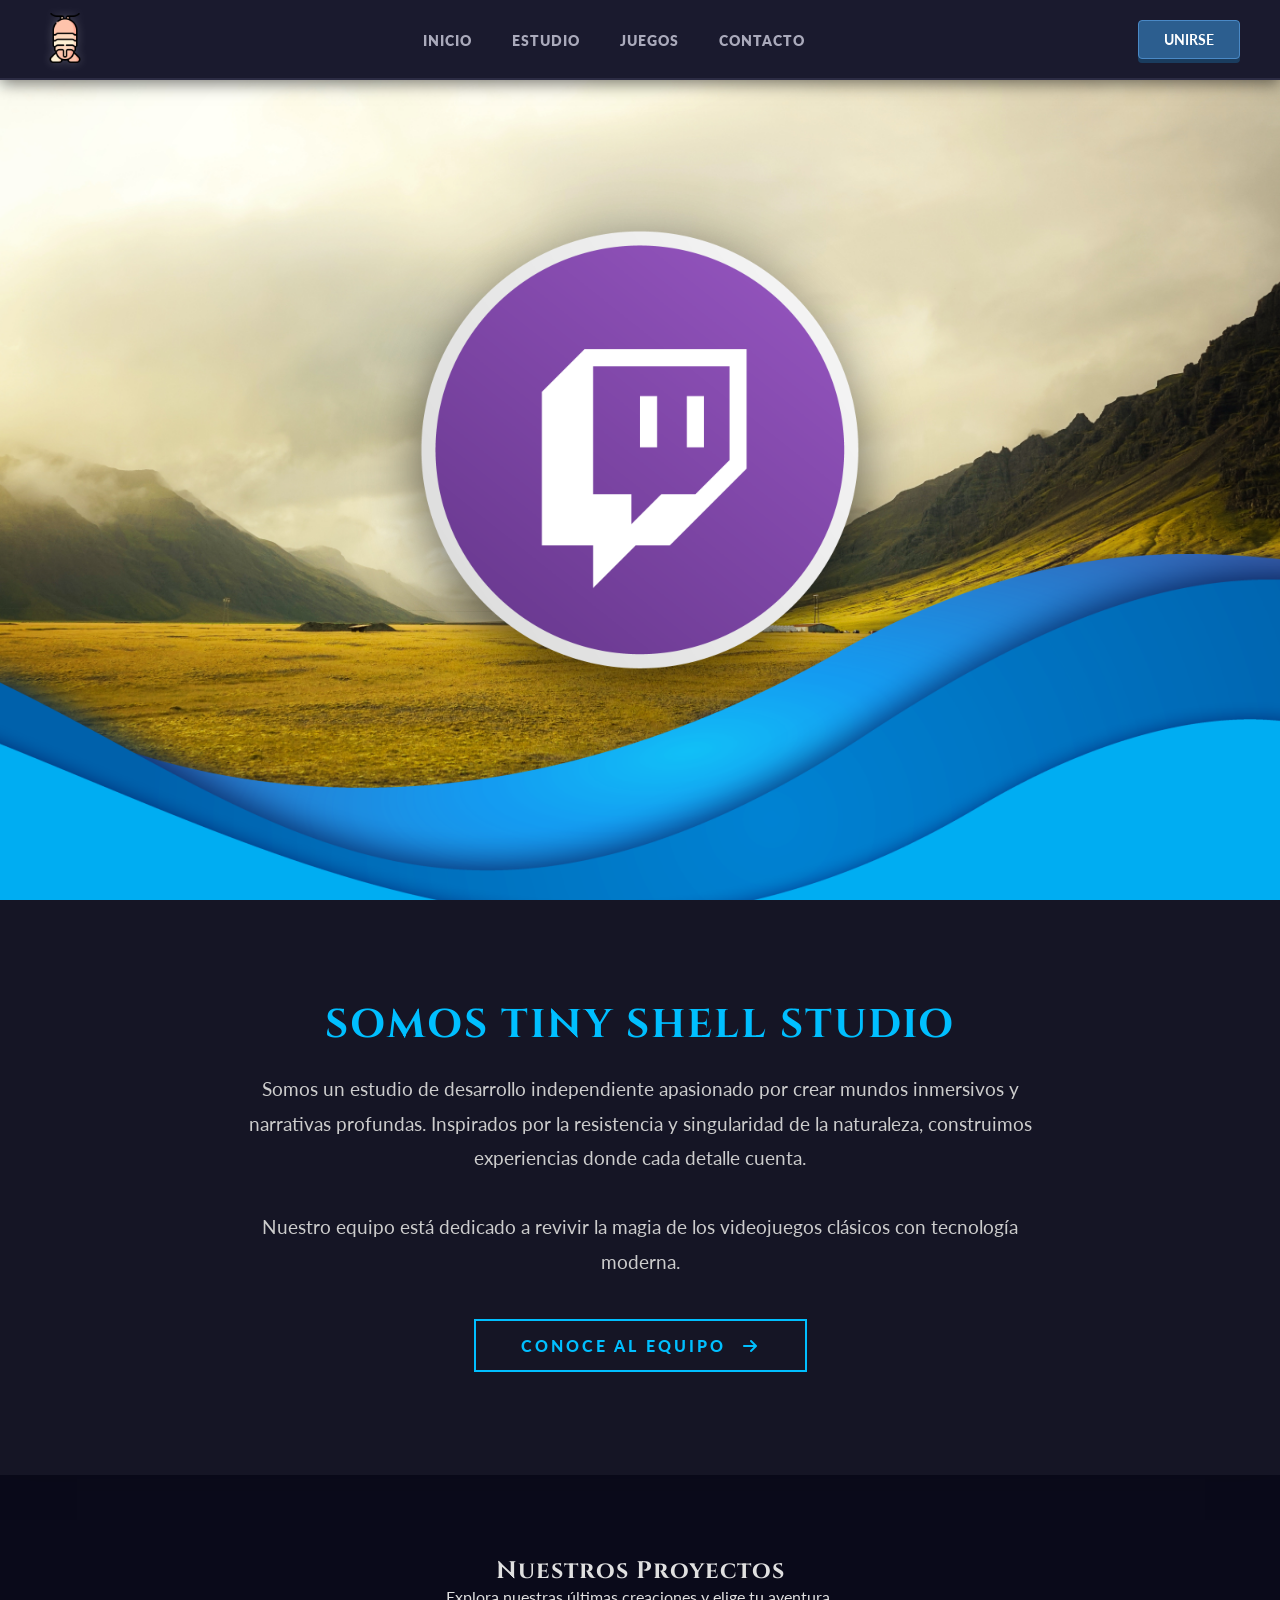
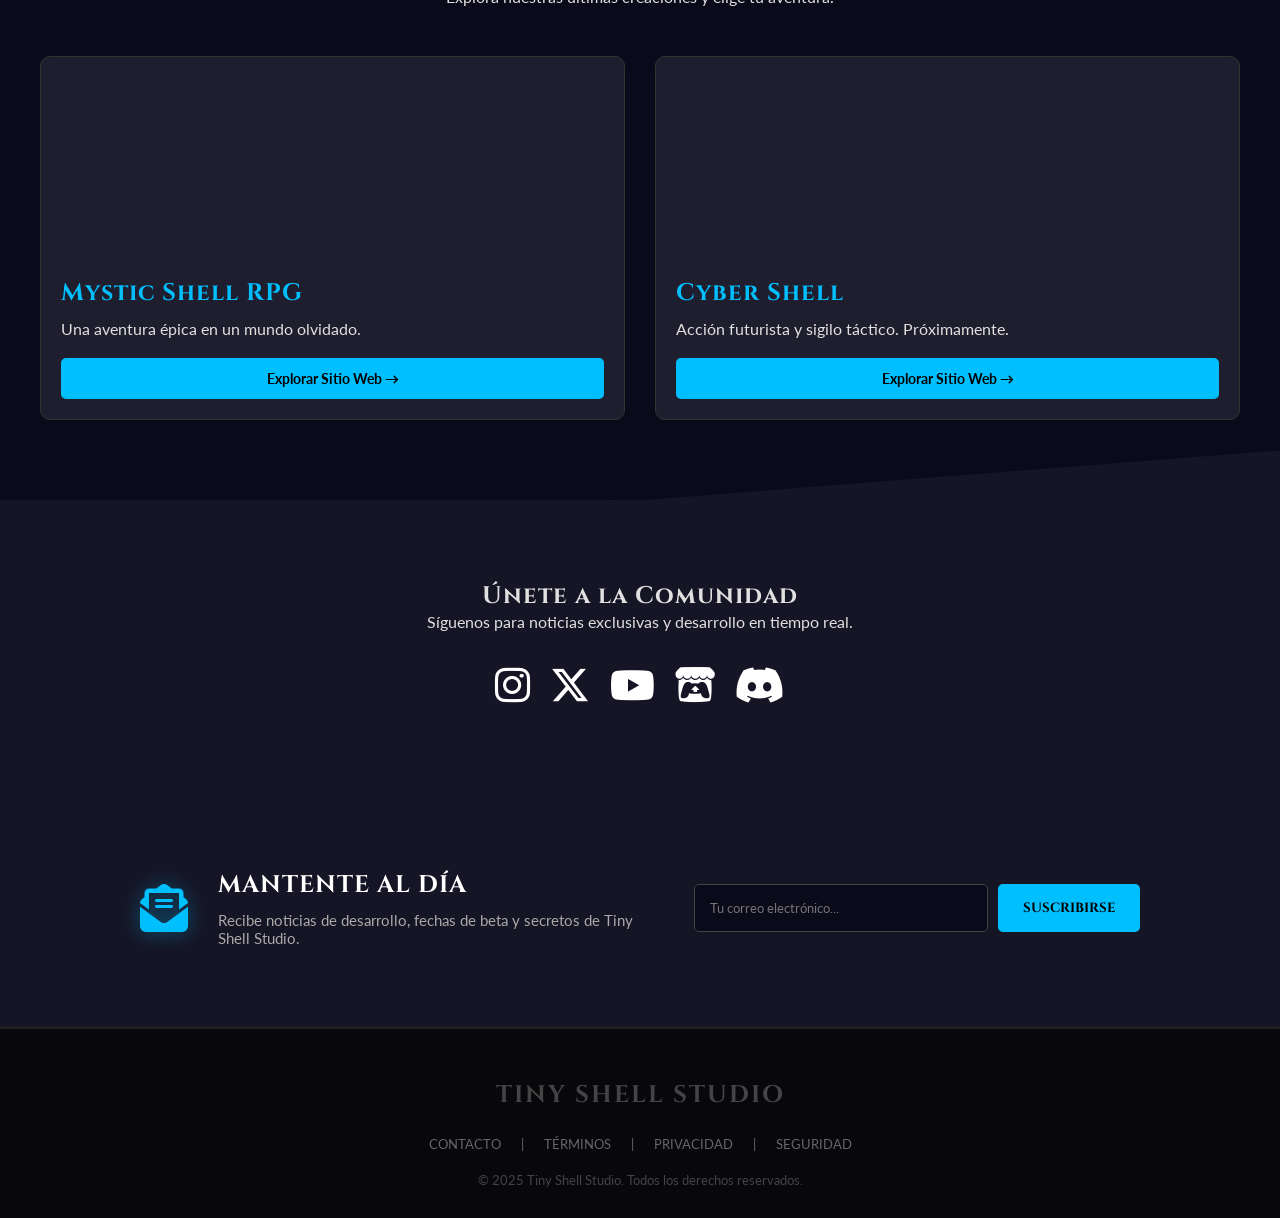
<file: index.html>
<!DOCTYPE html>
<html lang="es">
<head>
    <meta charset="UTF-8">
    <meta name="viewport" content="width=device-width, initial-scale=1.0">
    <title>Tiny Shell Studio</title>
    
    <meta name="description" content="Tiny Shell Studio: Un estudio indie creando mundos inmersivos. Descubre Mystic Shell y Cyber Shell.">
    <meta name="author" content="Tiny Shell Studio">

    <meta property="og:type" content="website">
    <meta property="og:title" content="Tiny Shell Studio - Creamos Mundos">
    <meta property="og:description" content="Únete a la comunidad y descubre nuestros próximos lanzamientos RPG y Cyberpunk.">
    <meta property="og:url" content="https://tinyshellstudio.github.io/"> 
    <meta property="og:image" content="https://tinyshellstudio.github.io/Assets/social-preview.jpg">

    <meta name="twitter:card" content="summary_large_image">
    <meta name="twitter:title" content="Tiny Shell Studio">
    <meta name="twitter:description" content="Desarrollo de videojuegos indie. Creamos mundos, vivimos historias.">
    <meta name="twitter:image" content="https://tinyshellstudio.github.io/Assets/social-preview.jpg">

    <link rel="stylesheet" href="Css/style.css">
    <link rel="icon" type="image/png" href="Assets/favicon.png?v=2">
    
    <link rel="preconnect" href="https://fonts.googleapis.com">
    <link rel="preconnect" href="https://fonts.gstatic.com" crossorigin>
    <link href="https://fonts.googleapis.com/css2?family=Cinzel:wght@700&family=Lato:wght@400;700&display=swap" rel="stylesheet">
    <link rel="stylesheet" href="https://cdnjs.cloudflare.com/ajax/libs/font-awesome/6.4.2/css/all.min.css">
</head>

<body class="hub-page">

    <div id="preloader">
        <div class="dust"></div>
        <div class="loader-content">
            <img src="Assets/isopod-icon.png" alt="Cargando..." class="loader-icon">
            <h2 class="loader-text">CARGANDO MUNDO...</h2>
        </div>
    </div>

    <header>
        <nav class="navbar">
            <div class="logo-container">
                <a href="#inicio">
                    <img src="Assets/isopod-icon.png" alt="Tiny Shell Studio" class="nav-icon">
                </a>
            </div>
            
            <ul class="nav-links">
                <li><a href="#inicio">Inicio</a></li>
                <li><a href="#about">Estudio</a></li>
                <li><a href="#juegos">Juegos</a></li>
                <li><a href="#contacto">Contacto</a></li>
            </ul>

            <div class="cta-container">
                <a href="https://discord.gg/GHWtuVbFzs" target="_blank" class="join-btn">UNIRSE</a>
            </div>

            <div class="menu-toggle" id="mobile-menu">
                <span class="bar"></span>
                <span class="bar"></span>
                <span class="bar"></span>
            </div>
        </nav>
    </header>

    <main>
        <section id="inicio" class="hero-layered">
            <div class="layer-bg" style="background-image: url('Assets/hub-bg.jpg');"></div>
            
            <img src="Assets/hub-logo.png" alt="Tiny Shell Studio Logo" class="layer-logo reveal">
            
            <div class="layer-ground" style="background-image: url('Assets/hub-ground.png');"></div>
        </section>

        <section id="about" class="about-section">
            <div class="about-container reveal">
                <h2 class="about-title">SOMOS TINY SHELL STUDIO</h2>
                <p class="about-text">
                    Somos un estudio de desarrollo independiente apasionado por crear mundos inmersivos y narrativas profundas. 
                    Inspirados por la resistencia y singularidad de la naturaleza, construimos experiencias donde cada detalle cuenta.
                    <br><br>
                    Nuestro equipo está dedicado a revivir la magia de los videojuegos clásicos con tecnología moderna.
                </p>
                
                <a href="Equipo/equipo.html" class="btn-premium">
                    CONOCE AL EQUIPO <i class="fa-solid fa-arrow-right"></i>
                </a>
                
            </div>
        </section>

        <section id="juegos" class="content-section dark-bg">
            <div class="container reveal">
                <h2>Nuestros Proyectos</h2>
                <p>Explora nuestras últimas creaciones y elige tu aventura.</p>
                
                <div class="games-grid">
                    <div class="game-card">
                        <div class="card-image" style="background-image: url('https://images.unsplash.com/photo-1511447333015-45b65e60f6d5?q=80&w=1920&auto=format&fit=crop');"></div>
                        <div class="card-content">
                            <h3>Mystic Shell RPG</h3>
                            <p>Una aventura épica en un mundo olvidado.</p>
                            <div class="card-actions">
                                <a href="Juegos/MysticShell/index.html" class="store-btn free">Explorar Sitio Web &rarr;</a>
                            </div>
                        </div>
                    </div>

                    <div class="game-card">
                        <div class="card-image" style="background-image: url('https://images.unsplash.com/photo-1511447333015-45b65e60f6d5?q=80&w=1920&auto=format&fit=crop');"></div>
                        <div class="card-content">
                            <h3>Cyber Shell</h3>
                            <p>Acción futurista y sigilo táctico. Próximamente.</p>
                            <div class="card-actions">
                                <a href="Juegos/CyberShell/index.html" class="store-btn free">Explorar Sitio Web &rarr;</a>
                            </div>
                        </div>
                    </div>
                </div>
            </div>
        </section>

        <section id="contacto" class="content-section">
            <div class="container reveal">
                <h2>Únete a la Comunidad</h2>
                <p>Síguenos para noticias exclusivas y desarrollo en tiempo real.</p>
                
                <div class="social-links">
                    <a href="https://www.instagram.com/tiny.shell.studio?igsh=MXJsM2pxejR5ajBmYg==" target="_blank" class="social-icon insta"><i class="fa-brands fa-instagram"></i></a>
                    <a href="https://x.com/TinyShellStudio?t=Qo8eZU-HKHLTpMadju-T9w&s=09" target="_blank" class="social-icon x-twitter"><i class="fa-brands fa-x-twitter"></i></a>
                    <a href="https://www.youtube.com/@TinyShellStudio" target="_blank" class="social-icon youtube"><i class="fa-brands fa-youtube"></i></a>
                    <a href="https://tinyshellstudio.itch.io/" target="_blank" class="social-icon itch"><i class="fa-brands fa-itch-io"></i></a>
                    <a href="https://discord.gg/GHWtuVbFzs" target="_blank" class="social-icon discord"><i class="fa-brands fa-discord"></i></a>
                </div>
            </div>
        </section>

        <section class="newsletter-section">
            <div class="container reveal">
                <div class="newsletter-box">
                    <div class="newsletter-icon">
                        <i class="fa-solid fa-envelope-open-text"></i>
                    </div>
                    <div class="newsletter-content">
                        <h3>MANTENTE AL DÍA</h3>
                        <p>Recibe noticias de desarrollo, fechas de beta y secretos de Tiny Shell Studio.</p>
                    </div>
                    
                    <form class="newsletter-form" id="newsletter-form">
                        <input type="hidden" name="_subject" value="🐌 ¡Nuevo Recluta en la Colmena!">
                        <input type="hidden" name="_template" value="table">
                        <input type="hidden" name="_captcha" value="false">

                        <input type="email" name="email" placeholder="Tu correo electrónico..." required id="newsletter-email">
                        <button type="submit">SUSCRIBIRSE</button>
                    </form>
                </div>
            </div>
        </section>

    </main>

    <footer>
        <div class="footer-socials">
            <a href="https://www.youtube.com/@TinyShellStudio" target="_blank" class="social-circle"><i class="fa-brands fa-youtube"></i></a>
            <a href="https://x.com/TinyShellStudio" target="_blank" class="social-circle"><i class="fa-brands fa-x-twitter"></i></a>
            <a href="https://www.instagram.com/tiny.shell.studio" target="_blank" class="social-circle"><i class="fa-brands fa-instagram"></i></a>
            <a href="https://discord.gg/GHWtuVbFzs" target="_blank" class="social-circle"><i class="fa-brands fa-discord"></i></a>
        </div>
        <div class="footer-logo">
            <h2 style="color:#444; letter-spacing: 2px;">TINY SHELL STUDIO</h2>
        </div>
        <div class="footer-links">
            <a href="mailto:contact.tinyshellstudio@gmail.com">Contacto</a> | <a href="Legal/terminos.html">Términos</a> | <a href="Legal/privacidad.html">Privacidad</a> | <a href="Legal/seguridad.html">Seguridad</a>
        </div>
        <p class="copyright">© 2025 Tiny Shell Studio. Todos los derechos reservados.</p>
    </footer>

    <div id="success-modal" class="modal">
        <div class="modal-content">
            <span class="close-modal">&times;</span>
            <i class="fa-solid fa-circle-check modal-icon"></i>
            <h2>¡BIENVENIDO A LA COLMENA!</h2>
            <p>Has sido suscrito exitosamente. Pronto recibirás noticias y secretos del desarrollo.</p>
        </div>
    </div>

    <div id="newsModal" class="modal">
        <div class="news-modal-content">
            <span class="close-btn" onclick="closeNewsModal()">&times;</span>
            <div id="modalImage" class="modal-header-image"></div>
            <div class="modal-body-scroll">
                <span id="modalDate" class="modal-date-tag"></span>
                <h2 id="modalTitle"></h2>
                <p id="modalText" class="modal-text-body"></p>
            </div>
        </div>
    </div>

    <script src="JS/script.js"></script>
</body>
</html>
</file>
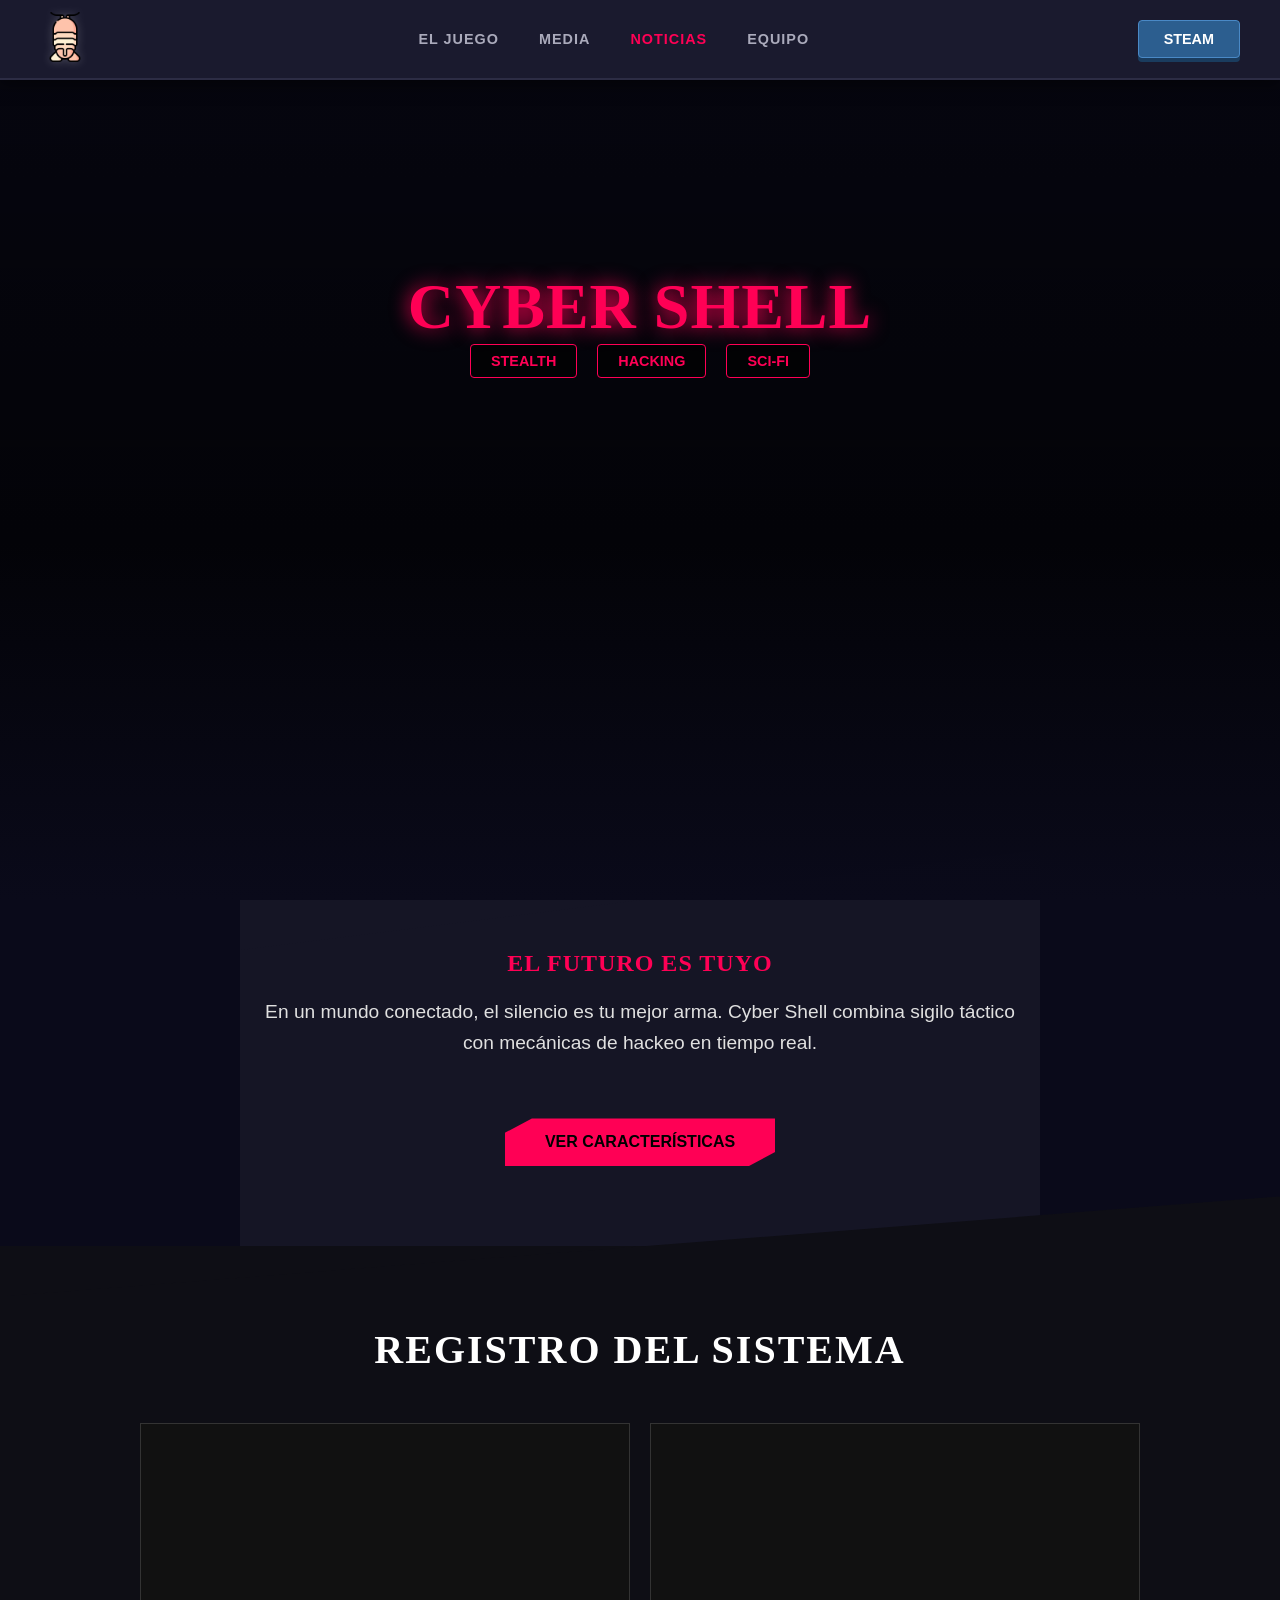
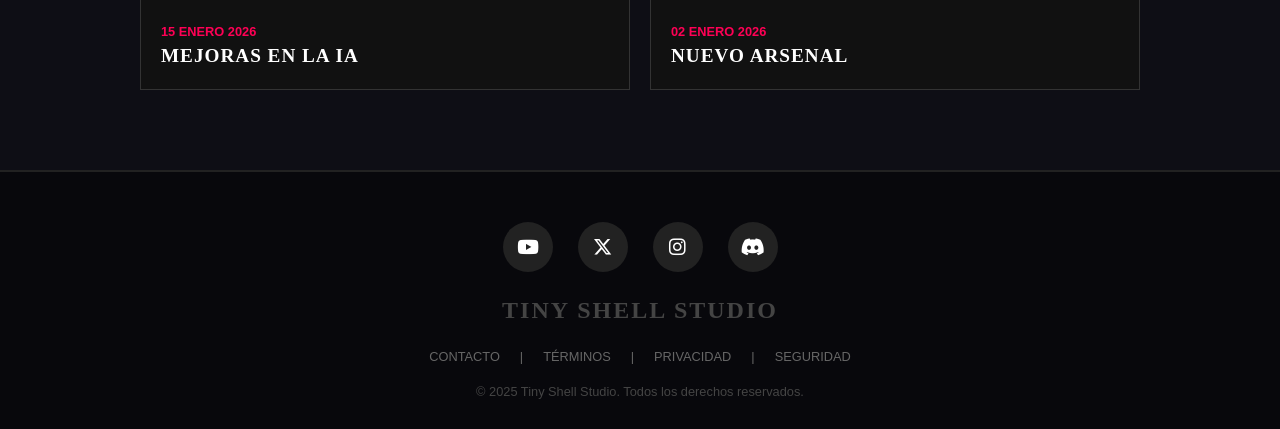
<file: Juegos/CyberShell/index.html>
<!DOCTYPE html>
<html lang="es">
<head>
    <meta charset="UTF-8">
    <meta name="viewport" content="width=device-width, initial-scale=1.0">
    <title>Cyber Shell - Inicio</title>
    
    <link rel="stylesheet" href="../../Css/style.css">
    <link rel="icon" type="image/png" href="../../Assets/favicon.png?v=2">
    <link rel="stylesheet" href="https://cdnjs.cloudflare.com/ajax/libs/font-awesome/6.4.2/css/all.min.css">
</head>
<body>

<div id="preloader">
    <div class="dust"></div>
    <div class="loader-content">
        <img src="../../Assets/isopod-icon.png" alt="Cargando..." class="loader-icon">
        <h2 class="loader-text">CARGANDO MUNDO...</h2>
    </div>
</div>


    <header>
        <nav class="navbar">
            <div class="logo-container">
                <a href="../../index.html">
                    <img src="../../Assets/isopod-icon.png" alt="Tiny Shell Studio" class="nav-icon">
                </a>
            </div>
            
            <ul class="nav-links">
                <li><a href="info.html">EL JUEGO</a></li>
                <li><a href="media.html">MEDIA</a></li> 
                <li><a href="#blog" style="color:#ff0055; font-weight:bold;">NOTICIAS</a></li> 
                <li><a href="../../Equipo/equipo.html">EQUIPO</a></li>
            </ul>

            <div class="cta-container">
                <a href="#" target="_blank" class="join-btn">STEAM</a>
            </div>

            <div class="menu-toggle" id="mobile-menu">
                <span class="bar"></span><span class="bar"></span><span class="bar"></span>
            </div>
        </nav>
    </header>

    <main>
        <section class="hero-layered">
            
            <div class="scroll-fade-overlay"></div>

            <div class="layer-bg" style="background-image: url('https://images.unsplash.com/photo-1555680202-c35005a71661?q=80&w=1920&auto=format&fit=crop');"></div>

            <div class="hero-content-layered reveal" style="position: absolute; top: 30%; width: 100%; z-index: 5; text-align: center;">
                <h1 style="color:#ff0055; font-size: 4rem; text-shadow: 0 0 20px #ff0055;">CYBER SHELL</h1>
                <div class="hero-tags" style="display: flex; justify-content: center; gap: 10px;">
                    <span style="border-color:#ff0055; color:#ff0055;">STEALTH</span>
                    <span style="border-color:#ff0055; color:#ff0055;">HACKING</span>
                    <span style="border-color:#ff0055; color:#ff0055;">SCI-FI</span>
                </div>
            </div>
        </section>

        <section class="content-section" style="text-align:center; max-width:800px; margin:0 auto; padding-top: 50px;">
            <div class="reveal">
                <h2 style="color:#ff0055; margin-bottom:20px;">EL FUTURO ES TUYO</h2>
                <p style="font-size:1.2rem; line-height:1.6; margin-bottom: 30px;">
                    En un mundo conectado, el silencio es tu mejor arma. Cyber Shell combina 
                    sigilo táctico con mecánicas de hackeo en tiempo real.
                </p>
                <a href="info.html" class="cta-button" style="background-color: #ff0055; clip-path: polygon(10% 0, 100% 0, 100% 70%, 90% 100%, 0 100%, 0 30%);">VER CARACTERÍSTICAS</a>
            </div>
        </section>

        <section id="blog" class="content-section" style="background:#0e0e15;">
            <h2 class="section-title">REGISTRO DEL SISTEMA</h2>
            <div class="news-container reveal">
                
                <div class="news-card" onclick="openNewsModal(this)"
                     data-title="Devlog #1: IA Enemiga" data-date="15 ENE 2026"
                     data-image="https://via.placeholder.com/600x300?text=Enemy+AI"
                     data-content="<p>Mejoras en drones.</p>">
                    <div class="news-thumb" style="background-image: url('https://via.placeholder.com/400x250/330011/fff?text=Devlog+1');"></div>
                    <div class="news-body">
                        <span class="news-date" style="color:#ff0055;">15 ENERO 2026</span>
                        <h3>MEJORAS EN LA IA</h3>
                    </div>
                </div>

                <div class="news-card" onclick="openNewsModal(this)"
                     data-title="Nuevo Arsenal" data-date="02 ENE 2026"
                     data-image="https://via.placeholder.com/600x300?text=Armas"
                     data-content="<p>Nuevas armas disponibles.</p>">
                    <div class="news-thumb" style="background-image: url('https://via.placeholder.com/400x250/001133/fff?text=Armas');"></div>
                    <div class="news-body">
                        <span class="news-date" style="color:#ff0055;">02 ENERO 2026</span>
                        <h3>NUEVO ARSENAL</h3>
                    </div>
                </div>

            </div>
        </section>
    </main>

    <footer>
        <div class="footer-socials">
            <a href="https://www.youtube.com/@TinyShellStudio" target="_blank" class="social-circle"><i class="fa-brands fa-youtube"></i></a>
            <a href="https://x.com/TinyShellStudio" target="_blank" class="social-circle"><i class="fa-brands fa-x-twitter"></i></a>
            <a href="https://www.instagram.com/tiny.shell.studio" target="_blank" class="social-circle"><i class="fa-brands fa-instagram"></i></a>
            <a href="https://discord.gg/GHWtuVbFzs" target="_blank" class="social-circle"><i class="fa-brands fa-discord"></i></a>
        </div>
        <div class="footer-logo">
            <h2 style="color:#444;">TINY SHELL STUDIO</h2>
        </div>
         <div class="footer-links">
            <a href="mailto:contact.tinyshellstudio@gmail.com">Contacto</a> | <a href="../../Legal/terminos.html">Términos</a> | <a href="../../Legal/privacidad.html">Privacidad</a> | <a href="../../Legal/seguridad.html">Seguridad</a>
        </div>
        <p class="copyright">© 2025 Tiny Shell Studio. Todos los derechos reservados.</p>
    </footer>

    <div id="newsModal" class="modal">
        <div class="modal-content news-modal-content">
            <span class="close-btn" onclick="closeNewsModal()"><i class="fa-solid fa-xmark"></i></span>
            <div class="modal-header-image" id="modalImage"></div>
            <div class="modal-body-scroll">
                <span id="modalDate" class="modal-date-tag" style="color:#ff0055;">FECHA</span>
                <h2 id="modalTitle" style="color:#fff;">Título</h2>
                <div id="modalText" class="modal-text-body"></div>
            </div>
        </div>
    </div>

    <script src="../../JS/script.js"></script>
</body>
</html>
</file>
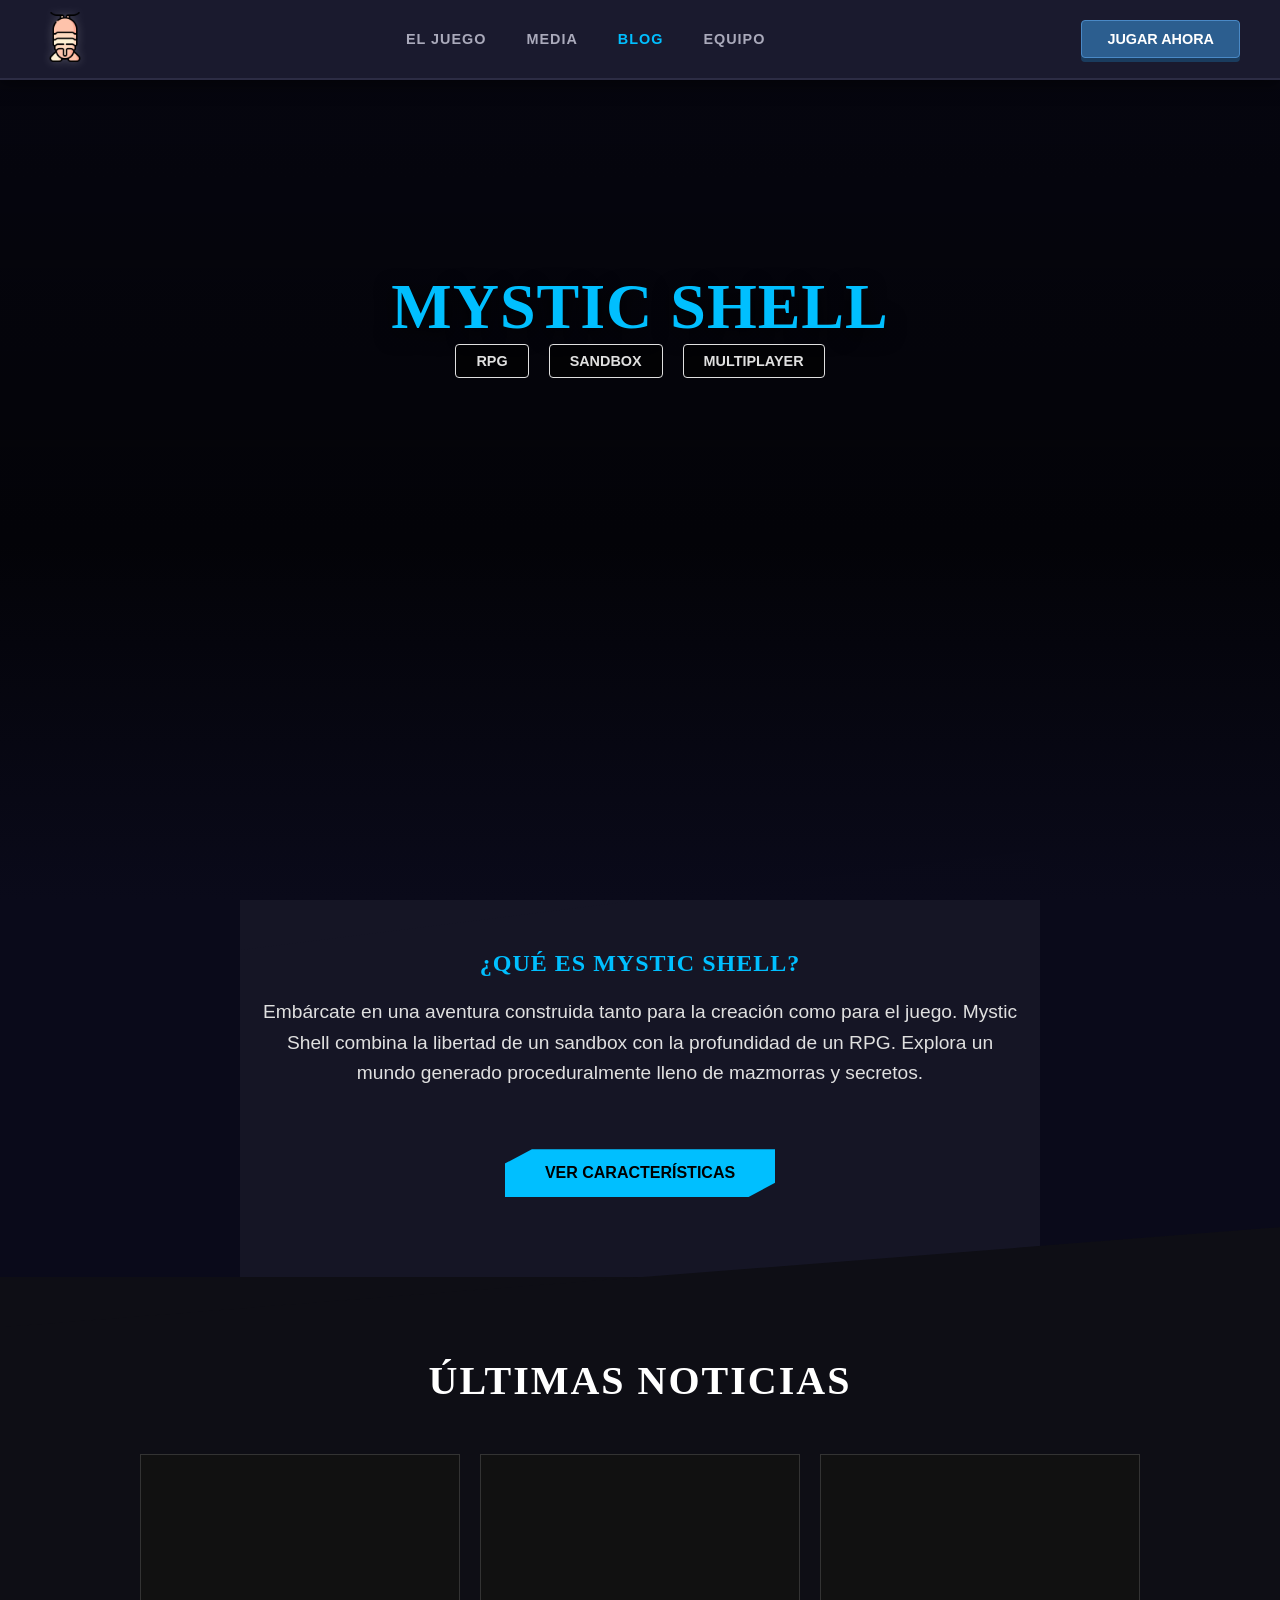
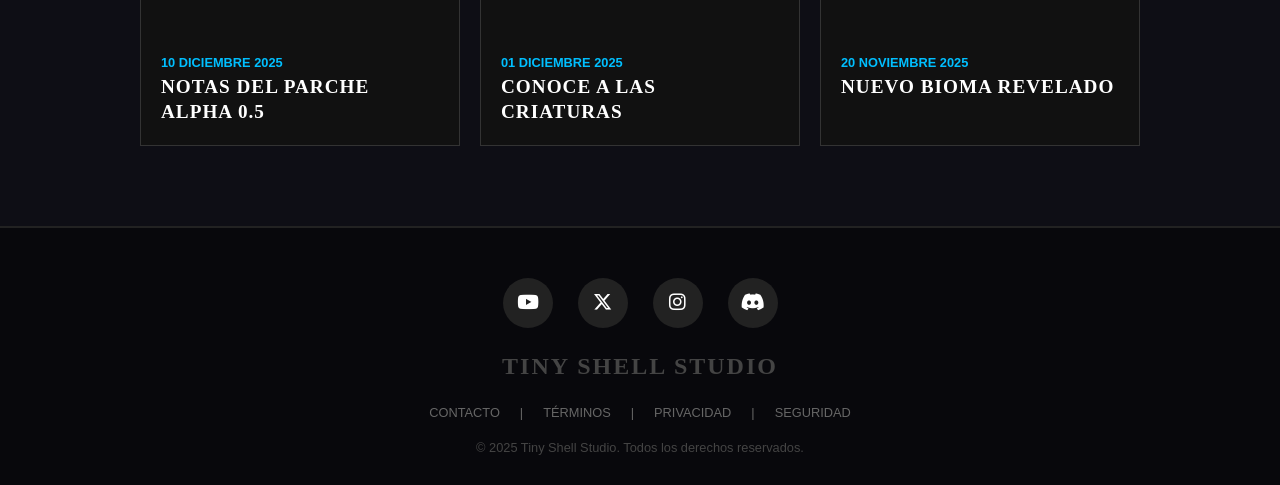
<file: Juegos/MysticShell/index.html>
<!DOCTYPE html>
<html lang="es">
<head>
    <meta charset="UTF-8">
    <meta name="viewport" content="width=device-width, initial-scale=1.0">
    <title>Mystic Shell - Inicio</title>
    
    <link rel="stylesheet" href="../../Css/style.css">
    <link rel="icon" type="image/png" href="../../Assets/favicon.png?v=2">
    <link rel="stylesheet" href="https://cdnjs.cloudflare.com/ajax/libs/font-awesome/6.4.2/css/all.min.css">
</head>
<body>

<div id="preloader">
    <div class="dust"></div>
    <div class="loader-content">
        <img src="../../Assets/isopod-icon.png" alt="Cargando..." class="loader-icon">
        <h2 class="loader-text">CARGANDO MUNDO...</h2>
    </div>
</div>


    <header>
        <nav class="navbar">
            <div class="logo-container">
                <a href="../../index.html">
                    <img src="../../Assets/isopod-icon.png" alt="Tiny Shell Studio" class="nav-icon">
                </a>
            </div>
            
            <ul class="nav-links">
                <li><a href="info.html">EL JUEGO</a></li>
                <li><a href="media.html">MEDIA</a></li> 
                <li><a href="#blog" style="color:var(--accent-color); font-weight:bold;">BLOG</a></li>
                <li><a href="../../Equipo/equipo.html">EQUIPO</a></li>
            </ul>

            <div class="cta-container">
                <a href="https://tinyshellstudio.itch.io/" target="_blank" class="join-btn">JUGAR AHORA</a>
            </div>

            <div class="menu-toggle" id="mobile-menu">
                <span class="bar"></span><span class="bar"></span><span class="bar"></span>
            </div>
        </nav>
    </header>

    <main>
        <section class="hero-layered">
            
            <div class="scroll-fade-overlay"></div>

            <div class="layer-bg" style="background-image: url('https://images.unsplash.com/photo-1519074069444-1ba4fff66d16?q=80&w=1920&auto=format&fit=crop');"></div>

            <div class="hero-content-layered reveal" style="position: absolute; top: 30%; width: 100%; z-index: 5; text-align: center;">
                <h1 style="color:var(--accent-color); font-size: 4rem; text-shadow: 0 5px 20px #000;">MYSTIC SHELL</h1>
                <div class="hero-tags" style="display: flex; justify-content: center; gap: 10px;">
                    <span>RPG</span> <span>SANDBOX</span> <span>MULTIPLAYER</span>
                </div>
            </div>
            
            </section>

        <section class="content-section" style="text-align:center; max-width:800px; margin:0 auto; padding-top: 50px;">
            <div class="reveal">
                <h2 style="color:var(--accent-color); margin-bottom:20px;">¿QUÉ ES MYSTIC SHELL?</h2>
                <p style="font-size:1.2rem; line-height:1.6; margin-bottom: 30px;">
                    Embárcate en una aventura construida tanto para la creación como para el juego. 
                    Mystic Shell combina la libertad de un sandbox con la profundidad de un RPG.
                    Explora un mundo generado proceduralmente lleno de mazmorras y secretos.
                </p>
                <a href="info.html" class="cta-button">VER CARACTERÍSTICAS</a>
            </div>
        </section>

        <section id="blog" class="content-section" style="background:#0e0e15;">
            <h2 class="section-title">ÚLTIMAS NOTICIAS</h2>
            <div class="news-container reveal">
                
                <div class="news-card" onclick="openNewsModal(this)"
                     data-title="Notas del Parche Alpha 0.5" data-date="10 DIC 2025"
                     data-image="https://images.unsplash.com/photo-1511447333015-45b65e60f6d5?q=80&w=1920&auto=format&fit=crop"
                     data-content="<p>Mejoras en el sistema de combate.</p>">
                    <div class="news-thumb" style="background-image: url('https://images.unsplash.com/photo-1511447333015-45b65e60f6d5?q=80&w=1920&auto=format&fit=crop');"></div>
                    <div class="news-body">
                        <span class="news-date">10 DICIEMBRE 2025</span>
                        <h3>NOTAS DEL PARCHE ALPHA 0.5</h3>
                    </div>
                </div>

                <div class="news-card" onclick="openNewsModal(this)"
                     data-title="Bestiario: Golems" data-date="01 DIC 2025"
                     data-image="https://via.placeholder.com/600x300/2e1a1a/ff5500?text=Golems"
                     data-content="<p>Presentamos al Golem de Piedra.</p>">
                    <div class="news-thumb" style="background-image: url('https://via.placeholder.com/400x250/221111/fff?text=Bestiario');"></div>
                    <div class="news-body">
                        <span class="news-date">01 DICIEMBRE 2025</span>
                        <h3>CONOCE A LAS CRIATURAS</h3>
                    </div>
                </div>

                <div class="news-card" onclick="openNewsModal(this)"
                     data-title="Nuevo Bioma" data-date="20 NOV 2025"
                     data-image="https://via.placeholder.com/600x300/002233/00ffff?text=Bosque"
                     data-content="<p>Explora el Bosque de Cristal.</p>">
                    <div class="news-thumb" style="background-image: url('https://via.placeholder.com/400x250/001122/fff?text=Nuevo+Bioma');"></div>
                    <div class="news-body">
                        <span class="news-date">20 NOVIEMBRE 2025</span>
                        <h3>NUEVO BIOMA REVELADO</h3>
                    </div>
                </div>

            </div>
        </section>
    </main>

    <footer>
        <div class="footer-socials">
            <a href="https://www.youtube.com/@TinyShellStudio" target="_blank" class="social-circle"><i class="fa-brands fa-youtube"></i></a>
            <a href="https://x.com/TinyShellStudio" target="_blank" class="social-circle"><i class="fa-brands fa-x-twitter"></i></a>
            <a href="https://www.instagram.com/tiny.shell.studio" target="_blank" class="social-circle"><i class="fa-brands fa-instagram"></i></a>
            <a href="https://discord.gg/GHWtuVbFzs" target="_blank" class="social-circle"><i class="fa-brands fa-discord"></i></a>
        </div>
        <div class="footer-logo">
            <h2 style="color:#444;">TINY SHELL STUDIO</h2>
        </div>
         <div class="footer-links">
            <a href="mailto:contact.tinyshellstudio@gmail.com">Contacto</a> | <a href="../../Legal/terminos.html">Términos</a> | <a href="../../Legal/privacidad.html">Privacidad</a> | <a href="../../Legal/seguridad.html">Seguridad</a>
        </div>
        <p class="copyright">© 2025 Tiny Shell Studio. Todos los derechos reservados.</p>
    </footer>

    <div id="newsModal" class="modal">
        <div class="modal-content news-modal-content">
            <span class="close-btn" onclick="closeNewsModal()"><i class="fa-solid fa-xmark"></i></span>
            <div class="modal-header-image" id="modalImage"></div>
            <div class="modal-body-scroll">
                <span id="modalDate" class="modal-date-tag">FECHA</span>
                <h2 id="modalTitle" style="color:#fff;">Título</h2>
                <div id="modalText" class="modal-text-body"></div>
            </div>
        </div>
    </div>

    <script src="../../JS/script.js"></script>
</body>
</html>
</file>
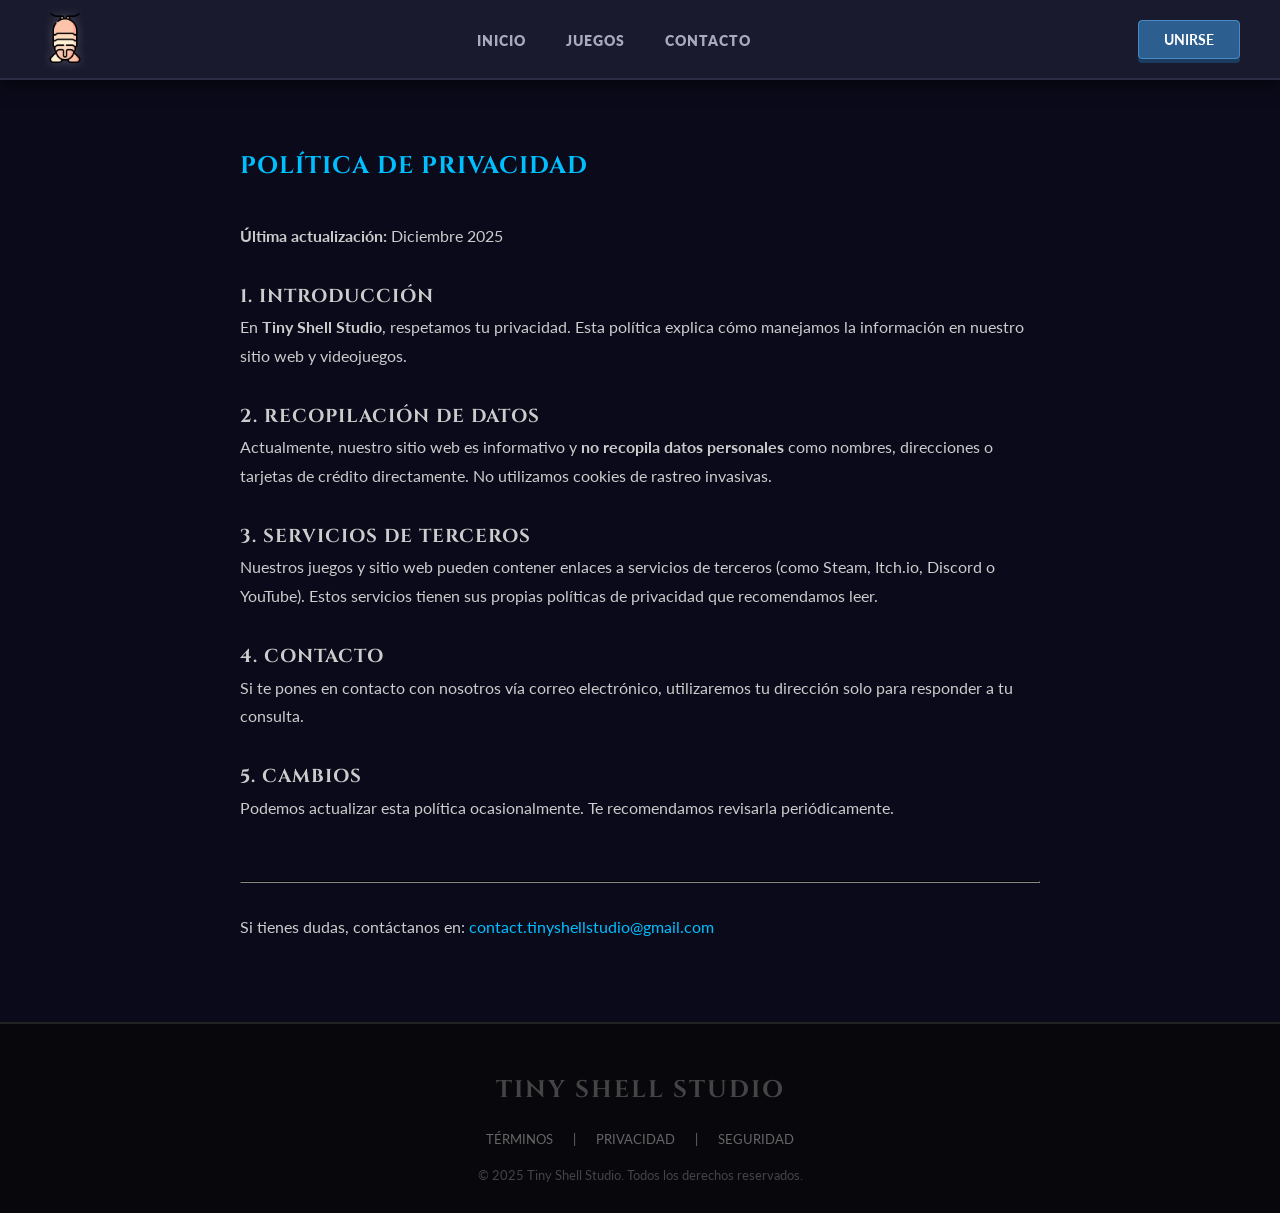
<file: Legal/privacidad.html>
<!DOCTYPE html>
<html lang="es">
<head>
    <meta charset="UTF-8">
    <meta name="viewport" content="width=device-width, initial-scale=1.0">
    <title>Política de Privacidad - Tiny Shell Studio</title>
    <link rel="stylesheet" href="../Css/style.css">
    <link rel="icon" type="image/png" href="../Assets/favicon.png?v=2">
    <link href="https://fonts.googleapis.com/css2?family=Cinzel:wght@700&family=Lato:wght@400;700&display=swap" rel="stylesheet">
    <link rel="stylesheet" href="https://cdnjs.cloudflare.com/ajax/libs/font-awesome/6.4.2/css/all.min.css">
</head>
<body>

<div id="preloader">
    <div class="dust"></div>
    <div class="loader-content">
        <img src="../Assets/isopod-icon.png" alt="Cargando..." class="loader-icon">
        <h2 class="loader-text">CARGANDO MUNDO...</h2>
    </div>
</div>

    <header>
        <nav class="navbar">
            <div class="logo-container">
                <a href="../index.html"><img src="../Assets/isopod-icon.png" alt="Tiny Shell Studio" class="nav-icon"></a>
            </div>
            <ul class="nav-links">
                <li><a href="../index.html">Inicio</a></li>
                <li><a href="../index.html#juegos">Juegos</a></li>
                <li><a href="../index.html#contacto">Contacto</a></li>
            </ul>
            <div class="cta-container"><a href="https://discord.gg/GHWtuVbFzs" target="_blank" class="join-btn">UNIRSE</a></div>
            <div class="menu-toggle" id="mobile-menu"><span class="bar"></span><span class="bar"></span><span class="bar"></span></div>
        </nav>
    </header>

    <main>
        <section class="content-section dark-bg" style="padding-top: 150px; min-height: 100vh; text-align: left;">
            <div class="container reveal" style="max-width: 800px; text-align: left;">
                <h1 style="color: var(--accent-color); margin-bottom: 40px;">POLÍTICA DE PRIVACIDAD</h1>
                
                <div style="color: #ccc; line-height: 1.8;">
                    <p><strong>Última actualización:</strong> Diciembre 2025</p>
                    <br>
                    <h3>1. INTRODUCCIÓN</h3>
                    <p>En <strong>Tiny Shell Studio</strong>, respetamos tu privacidad. Esta política explica cómo manejamos la información en nuestro sitio web y videojuegos.</p>
                    <br>
                    <h3>2. RECOPILACIÓN DE DATOS</h3>
                    <p>Actualmente, nuestro sitio web es informativo y <strong>no recopila datos personales</strong> como nombres, direcciones o tarjetas de crédito directamente. No utilizamos cookies de rastreo invasivas.</p>
                    <br>
                    <h3>3. SERVICIOS DE TERCEROS</h3>
                    <p>Nuestros juegos y sitio web pueden contener enlaces a servicios de terceros (como Steam, Itch.io, Discord o YouTube). Estos servicios tienen sus propias políticas de privacidad que recomendamos leer.</p>
                    <br>
                    <h3>4. CONTACTO</h3>
                    <p>Si te pones en contacto con nosotros vía correo electrónico, utilizaremos tu dirección solo para responder a tu consulta.</p>
                    <br>
                    <h3>5. CAMBIOS</h3>
                    <p>Podemos actualizar esta política ocasionalmente. Te recomendamos revisarla periódicamente.</p>
                    <br>
                    <hr style="border-color: #333; margin: 30px 0;">
                    <p>Si tienes dudas, contáctanos en: <a href="mailto:contact.tinyshellstudio@gmail.com" style="color: var(--accent-color);">contact.tinyshellstudio@gmail.com</a></p>
                </div>
            </div>
        </section>
    </main>

    <footer>
        <div class="footer-logo"><h2 style="color:#444;">TINY SHELL STUDIO</h2></div>
        <div class="footer-links">
            <a href="terminos.html">Términos</a> | 
            <a href="privacidad.html">Privacidad</a> | 
            <a href="seguridad.html">Seguridad</a>
        </div>
        <p class="copyright">© 2025 Tiny Shell Studio. Todos los derechos reservados.</p>
    </footer>

    <script src="../JS/script.js"></script>
</body>
</html>
</file>
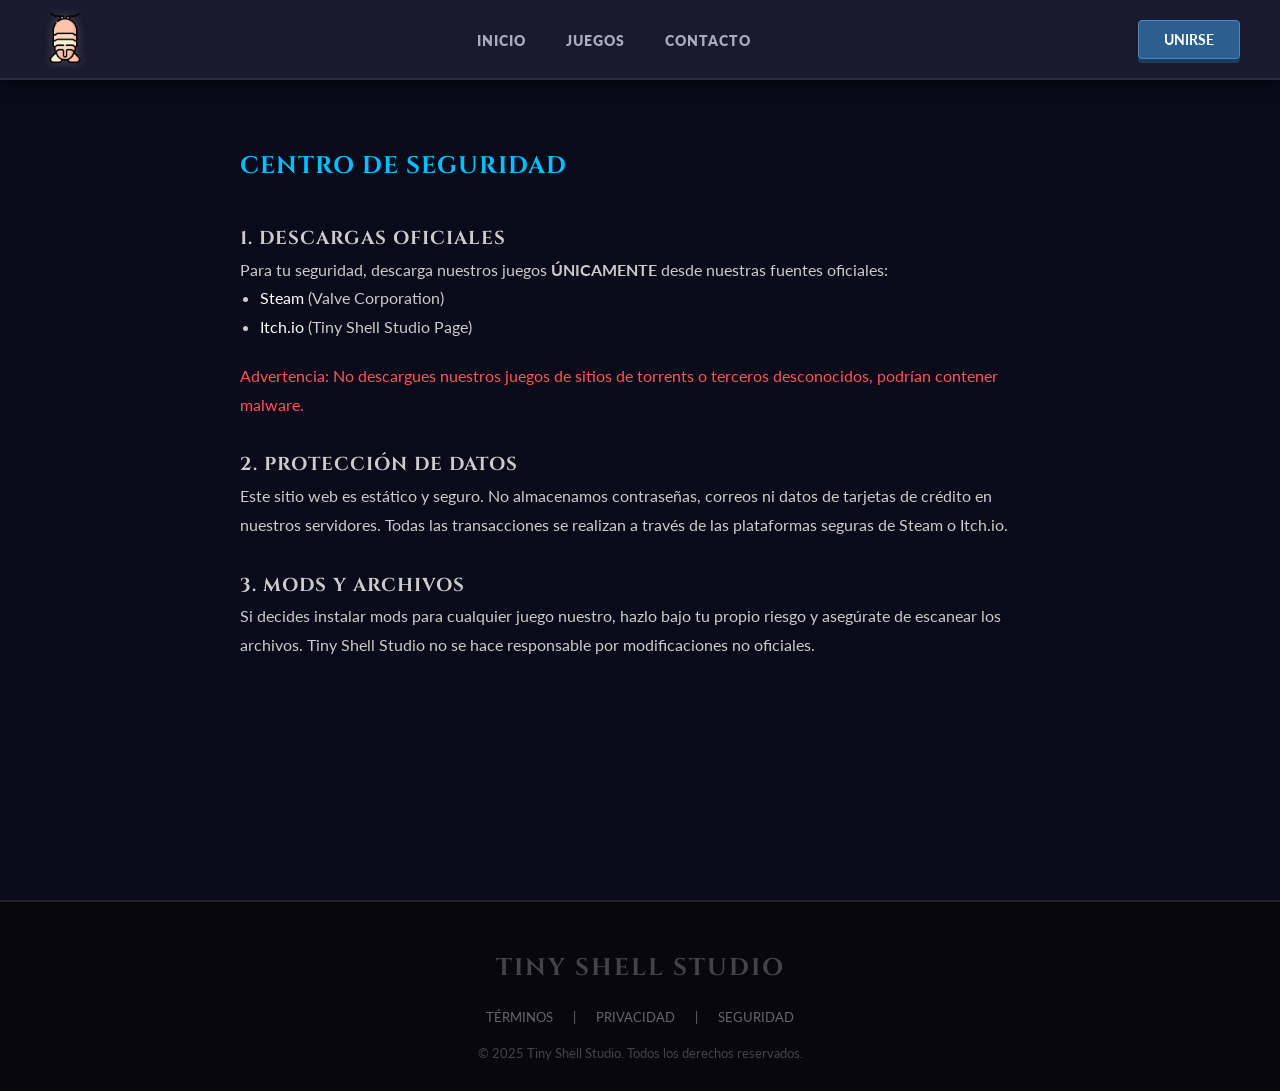
<file: Legal/seguridad.html>
<!DOCTYPE html>
<html lang="es">
<head>
    <meta charset="UTF-8">
    <meta name="viewport" content="width=device-width, initial-scale=1.0">
    <title>Seguridad - Tiny Shell Studio</title>
    <link rel="stylesheet" href="../Css/style.css">
    <link rel="icon" type="image/png" href="../Assets/favicon.png?v=2">
    <link href="https://fonts.googleapis.com/css2?family=Cinzel:wght@700&family=Lato:wght@400;700&display=swap" rel="stylesheet">
    <link rel="stylesheet" href="https://cdnjs.cloudflare.com/ajax/libs/font-awesome/6.4.2/css/all.min.css">
</head>
<body>

<div id="preloader">
    <div class="dust"></div>
    <div class="loader-content">
        <img src="../Assets/isopod-icon.png" alt="Cargando..." class="loader-icon">
        <h2 class="loader-text">CARGANDO MUNDO...</h2>
    </div>
</div>    

    <header>
        <nav class="navbar">
            <div class="logo-container">
                <a href="../index.html"><img src="../Assets/isopod-icon.png" alt="Tiny Shell Studio" class="nav-icon"></a>
            </div>
            <ul class="nav-links">
                <li><a href="../index.html">Inicio</a></li>
                <li><a href="../index.html#juegos">Juegos</a></li>
                <li><a href="../index.html#contacto">Contacto</a></li>
            </ul>
            <div class="cta-container"><a href="https://discord.gg/GHWtuVbFzs" target="_blank" class="join-btn">UNIRSE</a></div>
            <div class="menu-toggle" id="mobile-menu"><span class="bar"></span><span class="bar"></span><span class="bar"></span></div>
        </nav>
    </header>

    <main>
        <section class="content-section dark-bg" style="padding-top: 150px; min-height: 100vh; text-align: left;">
            <div class="container reveal" style="max-width: 800px; text-align: left;">
                <h1 style="color: var(--accent-color); margin-bottom: 40px;">CENTRO DE SEGURIDAD</h1>
                
                <div style="color: #ccc; line-height: 1.8;">
                    <h3>1. DESCARGAS OFICIALES</h3>
                    <p>Para tu seguridad, descarga nuestros juegos <strong>ÚNICAMENTE</strong> desde nuestras fuentes oficiales:</p>
                    <ul style="list-style: disc; margin-left: 20px; margin-bottom: 20px;">
                        <li><span style="color:#fff;">Steam</span> (Valve Corporation)</li>
                        <li><span style="color:#fff;">Itch.io</span> (Tiny Shell Studio Page)</li>
                    </ul>
                    <p style="color: #ff5555;">Advertencia: No descargues nuestros juegos de sitios de torrents o terceros desconocidos, podrían contener malware.</p>
                    <br>
                    <h3>2. PROTECCIÓN DE DATOS</h3>
                    <p>Este sitio web es estático y seguro. No almacenamos contraseñas, correos ni datos de tarjetas de crédito en nuestros servidores. Todas las transacciones se realizan a través de las plataformas seguras de Steam o Itch.io.</p>
                    <br>
                    <h3>3. MODS Y ARCHIVOS</h3>
                    <p>Si decides instalar mods para cualquier juego nuestro, hazlo bajo tu propio riesgo y asegúrate de escanear los archivos. Tiny Shell Studio no se hace responsable por modificaciones no oficiales.</p>
                </div>
            </div>
        </section>
    </main>

    <footer>
        <div class="footer-logo"><h2 style="color:#444;">TINY SHELL STUDIO</h2></div>
        <div class="footer-links">
            <a href="terminos.html">Términos</a> | 
            <a href="privacidad.html">Privacidad</a> | 
            <a href="seguridad.html">Seguridad</a>
        </div>
        <p class="copyright">© 2025 Tiny Shell Studio. Todos los derechos reservados.</p>
    </footer>

    <script src="../JS/script.js"></script>
</body>
</html>
</file>
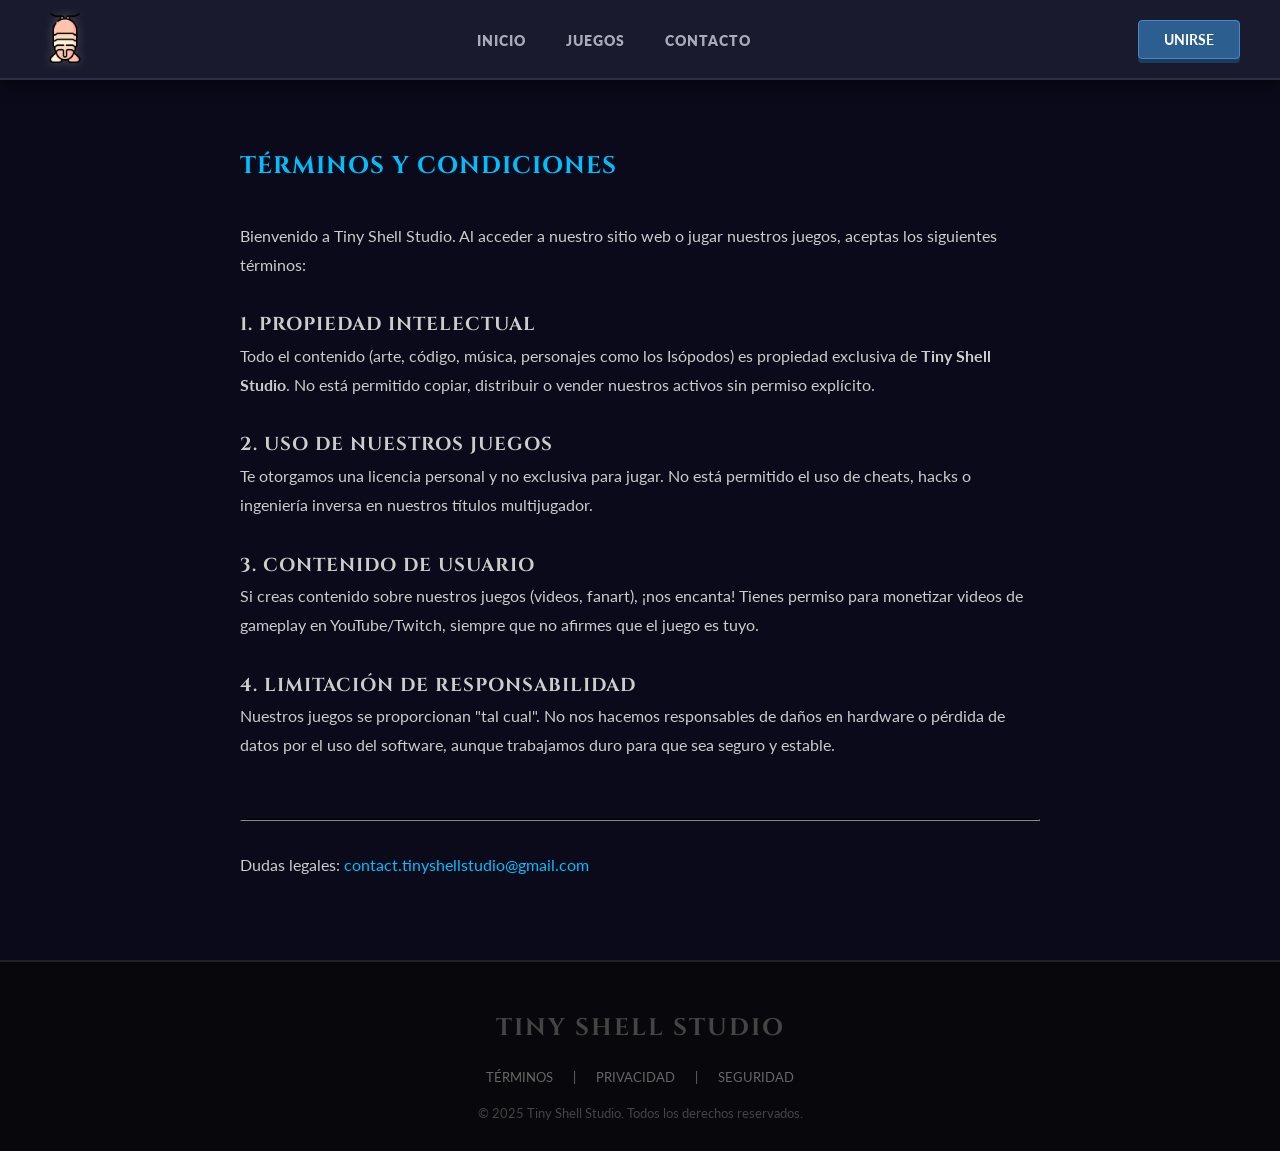
<file: Legal/terminos.html>
<!DOCTYPE html>
<html lang="es">
<head>
    <meta charset="UTF-8">
    <meta name="viewport" content="width=device-width, initial-scale=1.0">
    <title>Términos de Servicio - Tiny Shell Studio</title>
    <link rel="stylesheet" href="../Css/style.css">
    <link rel="icon" type="image/png" href="../Assets/favicon.png?v=2">
    <link href="https://fonts.googleapis.com/css2?family=Cinzel:wght@700&family=Lato:wght@400;700&display=swap" rel="stylesheet">
    <link rel="stylesheet" href="https://cdnjs.cloudflare.com/ajax/libs/font-awesome/6.4.2/css/all.min.css">
</head>
<body>

<div id="preloader">
    <div class="dust"></div>
    <div class="loader-content">
        <img src="../Assets/isopod-icon.png" alt="Cargando..." class="loader-icon">
        <h2 class="loader-text">CARGANDO MUNDO...</h2>
    </div>
</div>

    <header>
        <nav class="navbar">
            <div class="logo-container">
                <a href="../index.html"><img src="../Assets/isopod-icon.png" alt="Tiny Shell Studio" class="nav-icon"></a>
            </div>
            <ul class="nav-links">
                <li><a href="../index.html">Inicio</a></li>
                <li><a href="../index.html#juegos">Juegos</a></li>
                <li><a href="../index.html#contacto">Contacto</a></li>
            </ul>
            <div class="cta-container"><a href="https://discord.gg/GHWtuVbFzs" target="_blank" class="join-btn">UNIRSE</a></div>
            <div class="menu-toggle" id="mobile-menu"><span class="bar"></span><span class="bar"></span><span class="bar"></span></div>
        </nav>
    </header>

    <main>
        <section class="content-section dark-bg" style="padding-top: 150px; min-height: 100vh; text-align: left;">
            <div class="container reveal" style="max-width: 800px; text-align: left;">
                <h1 style="color: var(--accent-color); margin-bottom: 40px;">TÉRMINOS Y CONDICIONES</h1>
                
                <div style="color: #ccc; line-height: 1.8;">
                    <p>Bienvenido a Tiny Shell Studio. Al acceder a nuestro sitio web o jugar nuestros juegos, aceptas los siguientes términos:</p>
                    <br>
                    <h3>1. PROPIEDAD INTELECTUAL</h3>
                    <p>Todo el contenido (arte, código, música, personajes como los Isópodos) es propiedad exclusiva de <strong>Tiny Shell Studio</strong>. No está permitido copiar, distribuir o vender nuestros activos sin permiso explícito.</p>
                    <br>
                    <h3>2. USO DE NUESTROS JUEGOS</h3>
                    <p>Te otorgamos una licencia personal y no exclusiva para jugar. No está permitido el uso de cheats, hacks o ingeniería inversa en nuestros títulos multijugador.</p>
                    <br>
                    <h3>3. CONTENIDO DE USUARIO</h3>
                    <p>Si creas contenido sobre nuestros juegos (videos, fanart), ¡nos encanta! Tienes permiso para monetizar videos de gameplay en YouTube/Twitch, siempre que no afirmes que el juego es tuyo.</p>
                    <br>
                    <h3>4. LIMITACIÓN DE RESPONSABILIDAD</h3>
                    <p>Nuestros juegos se proporcionan "tal cual". No nos hacemos responsables de daños en hardware o pérdida de datos por el uso del software, aunque trabajamos duro para que sea seguro y estable.</p>
                    <br>
                    <hr style="border-color: #333; margin: 30px 0;">
                    <p>Dudas legales: <a href="mailto:contact.tinyshellstudio@gmail.com" style="color: var(--accent-color);">contact.tinyshellstudio@gmail.com</a></p>
                </div>
            </div>
        </section>
    </main>

    <footer>
        <div class="footer-logo"><h2 style="color:#444;">TINY SHELL STUDIO</h2></div>
        <div class="footer-links">
            <a href="terminos.html">Términos</a> | 
            <a href="privacidad.html">Privacidad</a> | 
            <a href="seguridad.html">Seguridad</a>
        </div>
        <p class="copyright">© 2025 Tiny Shell Studio. Todos los derechos reservados.</p>
    </footer>

    <script src="../JS/script.js"></script>
</body>
</html>
</file>
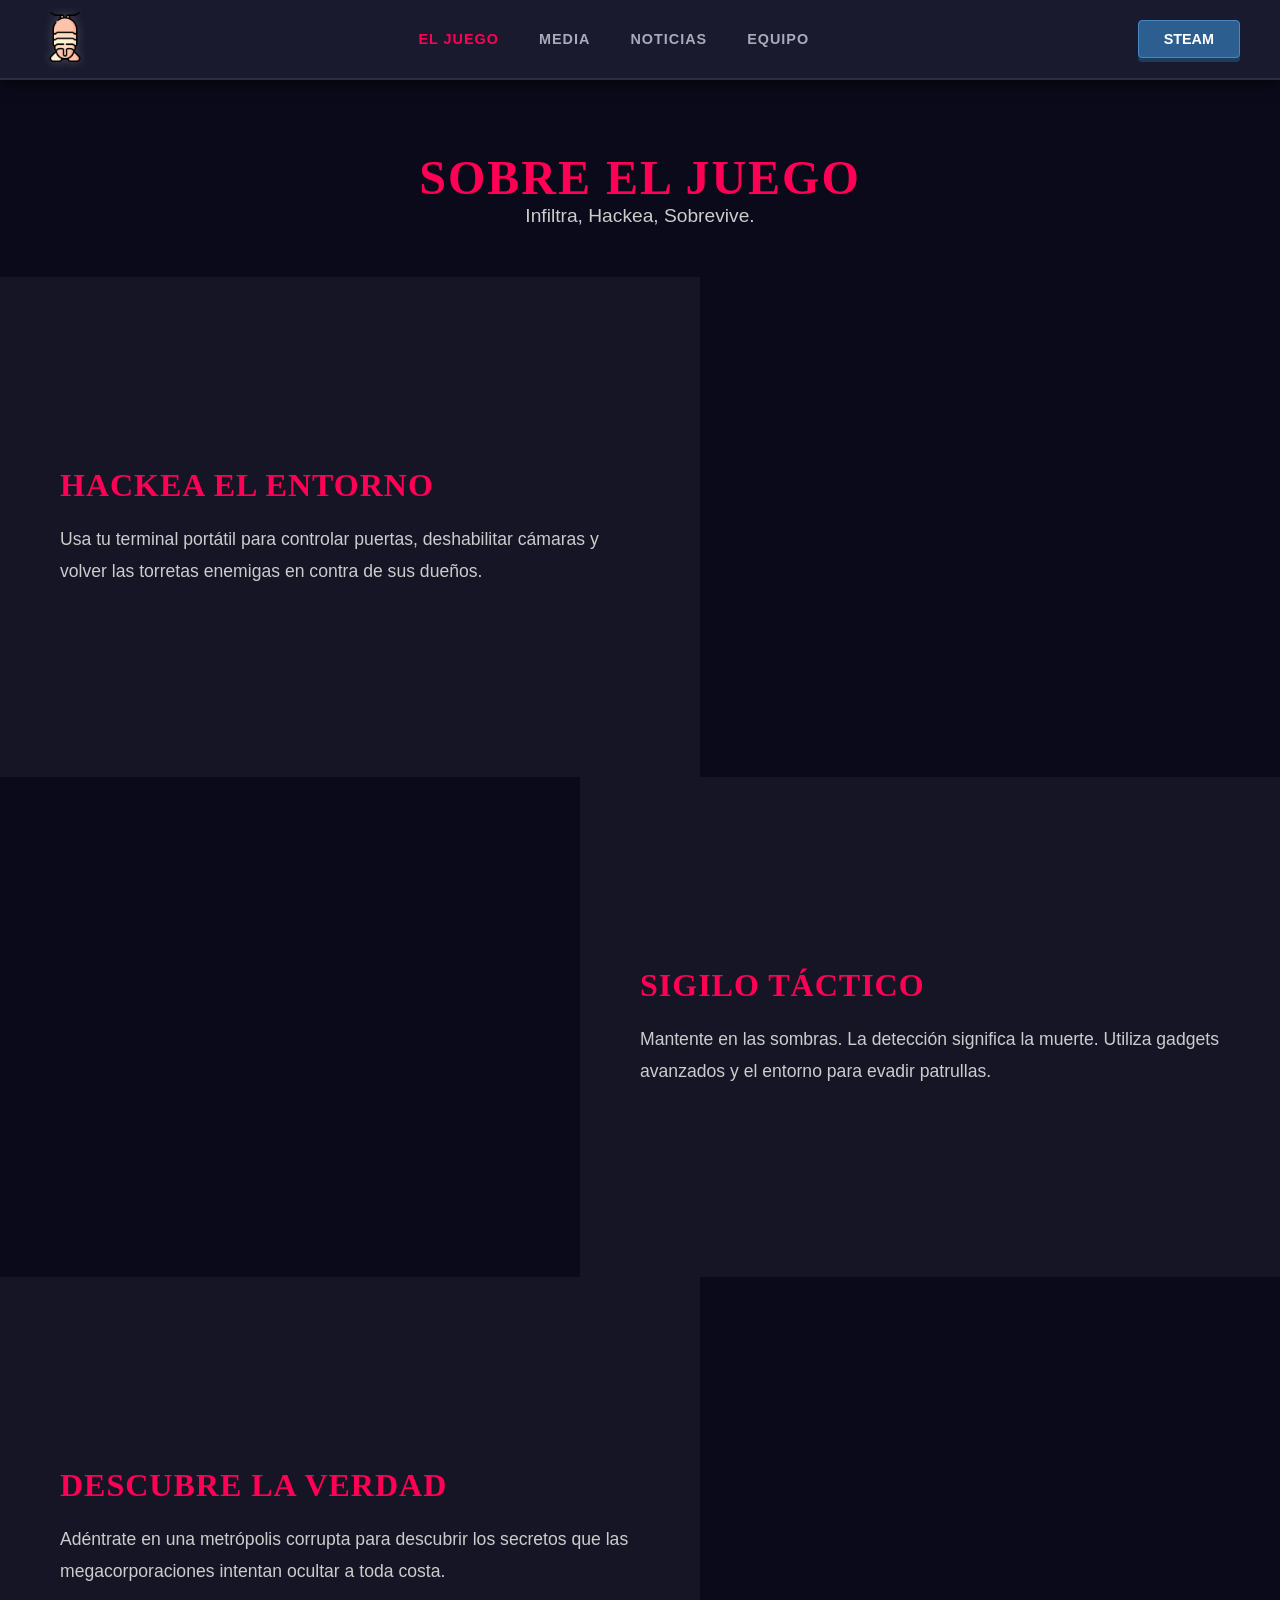
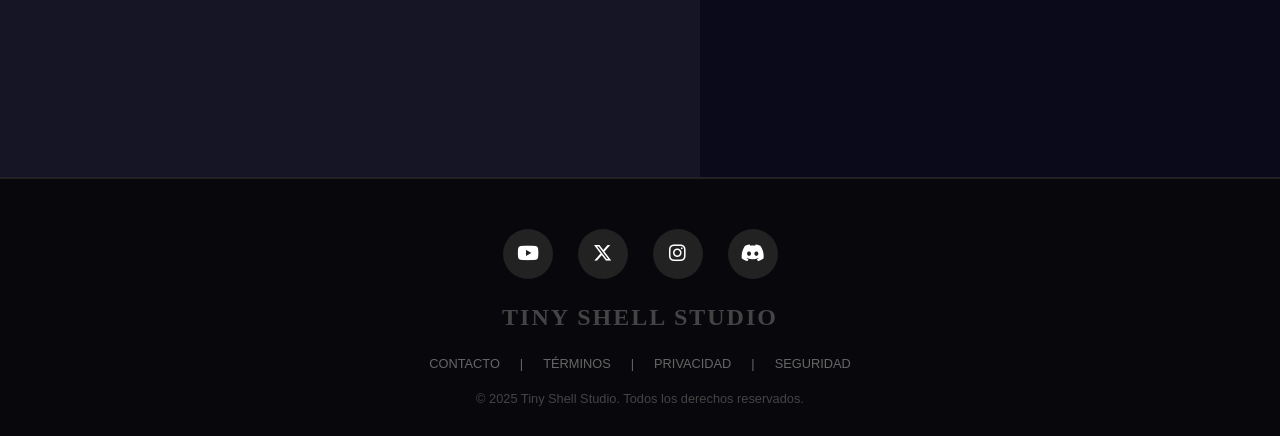
<file: Juegos/CyberShell/info.html>
<!DOCTYPE html>
<html lang="es">
<head>
    <meta charset="UTF-8">
    <meta name="viewport" content="width=device-width, initial-scale=1.0">
    <title>Cyber Shell - Información</title>
    <link rel="stylesheet" href="../../Css/style.css">
    <link rel="icon" type="image/png" href="../../Assets/favicon.png?v=2">
    <link rel="stylesheet" href="https://cdnjs.cloudflare.com/ajax/libs/font-awesome/6.4.2/css/all.min.css">
</head>
<body>

<div id="preloader">
    <div class="dust"></div>
    <div class="loader-content">
        <img src="../../Assets/isopod-icon.png" alt="Cargando..." class="loader-icon">
        <h2 class="loader-text">CARGANDO MUNDO...</h2>
    </div>
</div>


    <header>
        <nav class="navbar">
            <div class="logo-container">
                <a href="../../index.html">
                    <img src="../../Assets/isopod-icon.png" alt="Tiny Shell Studio" class="nav-icon">
                </a>
            </div>
            
            <ul class="nav-links">
                <li><a href="info.html" style="color:#ff0055; font-weight:bold;">EL JUEGO</a></li>
                <li><a href="media.html">MEDIA</a></li> 
                <li><a href="index.html">NOTICIAS</a></li> 
                <li><a href="../../Equipo/equipo.html">EQUIPO</a></li>
            </ul>

            <div class="cta-container">
                <a href="#" target="_blank" class="join-btn">STEAM</a>
            </div>

            <div class="menu-toggle" id="mobile-menu">
                <span class="bar"></span><span class="bar"></span><span class="bar"></span>
            </div>
        </nav>
    </header>

    <main>
        <section class="content-section dark-bg" style="padding-top: 150px; padding-bottom: 50px;">
            <div class="container reveal">
                <h1 style="font-size: 3rem; color: #ff0055; letter-spacing: 2px;">SOBRE EL JUEGO</h1>
                <p style="font-size: 1.2rem; color: #ccc;">Infiltra, Hackea, Sobrevive.</p>
            </div>
        </section>

        <section class="feature-section reveal">
            <div class="feature-text">
                <h2 style="color:#ff0055;">HACKEA EL ENTORNO</h2>
                <p>Usa tu terminal portátil para controlar puertas, deshabilitar cámaras y volver las torretas enemigas en contra de sus dueños.</p>
            </div>
            <div class="feature-image" style="background-image: url('https://via.placeholder.com/800x600/111/550022?text=Hacking+System');"></div>
        </section>

        <section class="feature-section row-reverse reveal">
            <div class="feature-text">
                <h2 style="color:#ff0055;">SIGILO TÁCTICO</h2>
                <p>Mantente en las sombras. La detección significa la muerte. Utiliza gadgets avanzados y el entorno para evadir patrullas.</p>
            </div>
            <div class="feature-image" style="background-image: url('https://via.placeholder.com/800x600/221111/ff0055?text=Stealth+Gameplay');"></div>
        </section>

        <section class="feature-section reveal">
            <div class="feature-text">
                <h2 style="color:#ff0055;">DESCUBRE LA VERDAD</h2>
                <p>Adéntrate en una metrópolis corrupta para descubrir los secretos que las megacorporaciones intentan ocultar a toda costa.</p>
            </div>
            <div class="feature-image" style="background-image: url('https://via.placeholder.com/800x600/000/ff0055?text=Cyber+City');"></div>
        </section>
    </main>

    <footer>
        <div class="footer-socials">
            <a href="https://www.youtube.com/@TinyShellStudio" target="_blank" class="social-circle"><i class="fa-brands fa-youtube"></i></a>
            <a href="https://x.com/TinyShellStudio" target="_blank" class="social-circle"><i class="fa-brands fa-x-twitter"></i></a>
            <a href="https://www.instagram.com/tiny.shell.studio" target="_blank" class="social-circle"><i class="fa-brands fa-instagram"></i></a>
            <a href="https://discord.gg/GHWtuVbFzs" target="_blank" class="social-circle"><i class="fa-brands fa-discord"></i></a>
        </div>
        <div class="footer-logo">
            <h2 style="color:#444;">TINY SHELL STUDIO</h2>
        </div>
         <div class="footer-links">
            <a href="mailto:contact.tinyshellstudio@gmail.com">Contacto</a> | <a href="../../Legal/terminos.html">Términos</a> | <a href="../../Legal/privacidad.html">Privacidad</a> | <a href="../../Legal/seguridad.html">Seguridad</a>
        </div>
        <p class="copyright">© 2025 Tiny Shell Studio. Todos los derechos reservados.</p>
    </footer>

    <script src="../../JS/script.js"></script>
</body>
</html>
</file>
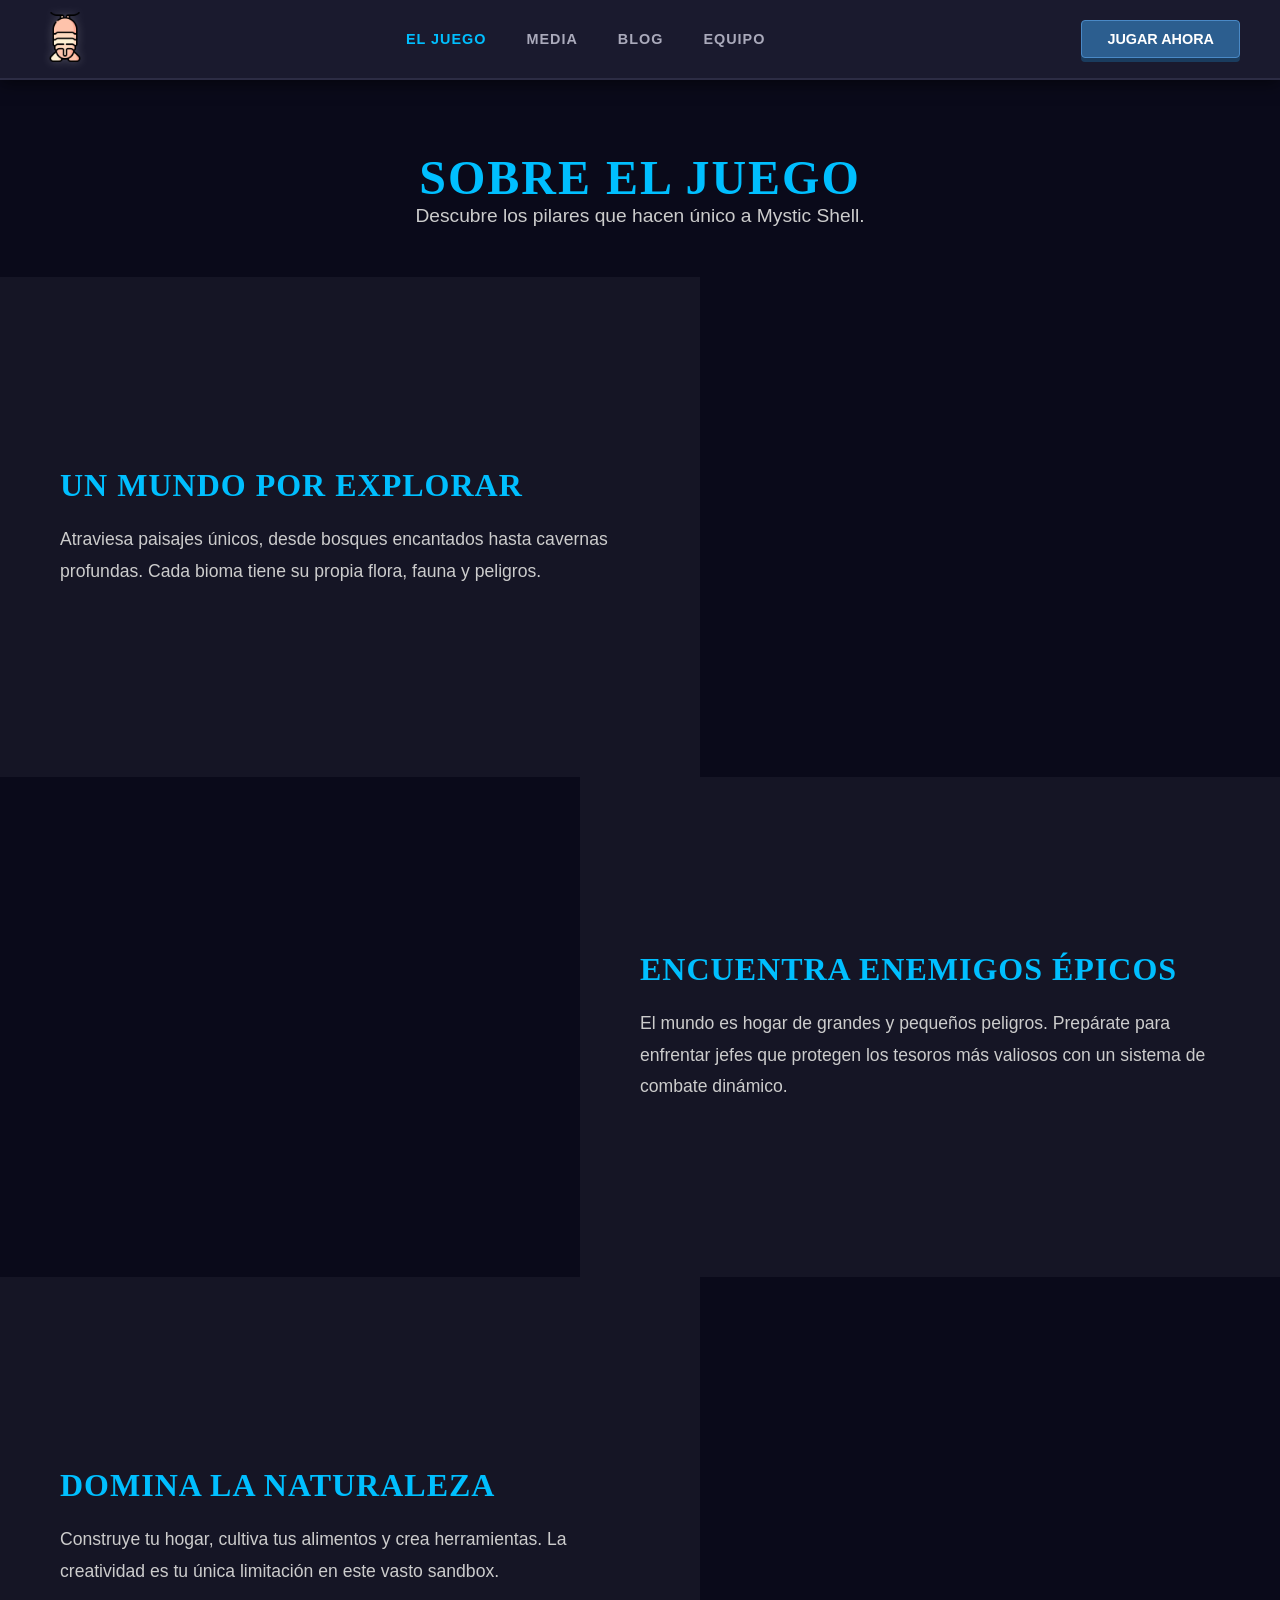
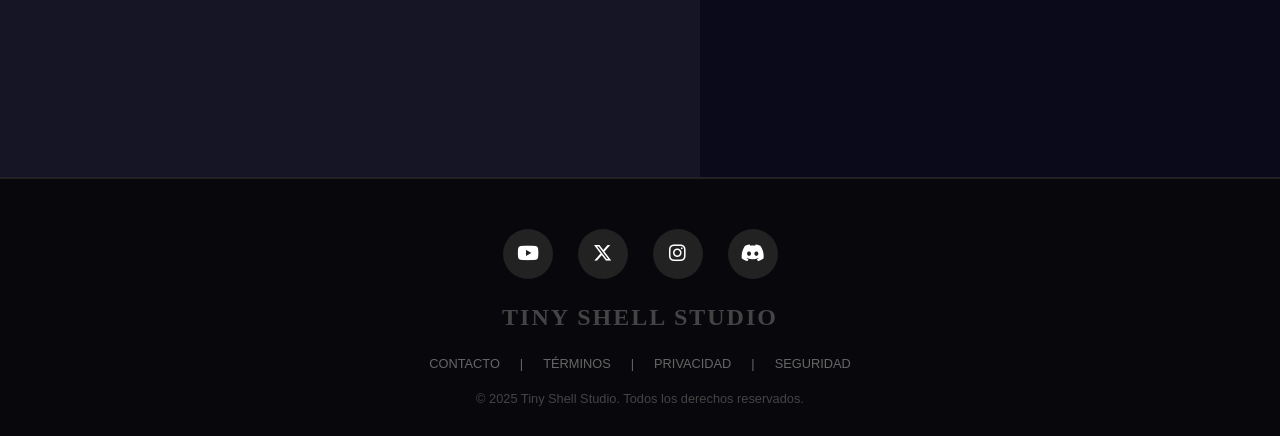
<file: Juegos/MysticShell/info.html>
<!DOCTYPE html>
<html lang="es">
<head>
    <meta charset="UTF-8">
    <meta name="viewport" content="width=device-width, initial-scale=1.0">
    <title>Mystic Shell - El Juego</title>
    <link rel="stylesheet" href="../../Css/style.css">
    <link rel="icon" type="image/png" href="../../Assets/favicon.png?v=2">
    <link rel="stylesheet" href="https://cdnjs.cloudflare.com/ajax/libs/font-awesome/6.4.2/css/all.min.css">
</head>
<body>

<div id="preloader">
    <div class="dust"></div>
    <div class="loader-content">
        <img src="../../Assets/isopod-icon.png" alt="Cargando..." class="loader-icon">
        <h2 class="loader-text">CARGANDO MUNDO...</h2>
    </div>
</div>


<header>
        <nav class="navbar">
            <div class="logo-container">
                <a href="../../index.html">
                    <img src="../../Assets/isopod-icon.png" alt="Tiny Shell Studio" class="nav-icon">
                </a>
            </div>
            
            <ul class="nav-links">
                <li><a href="info.html" style="color:var(--accent-color); font-weight:bold;">EL JUEGO</a></li>
                <li><a href="media.html">MEDIA</a></li> 
                
                <li><a href="index.html">BLOG</a></li> 
                
                <li><a href="../../Equipo/equipo.html">EQUIPO</a></li>
            </ul>

            <div class="cta-container">
                <a href="https://tinyshellstudio.itch.io/" target="_blank" class="join-btn">JUGAR AHORA</a>
            </div>

            <div class="menu-toggle" id="mobile-menu">
                <span class="bar"></span><span class="bar"></span><span class="bar"></span>
            </div>
        </nav>
    </header>

    <main>
        <section class="content-section dark-bg" style="padding-top: 150px; padding-bottom: 50px;">
            <div class="container reveal">
                <h1 style="font-size: 3rem; color: var(--accent-color); letter-spacing: 2px;">SOBRE EL JUEGO</h1>
                <p style="font-size: 1.2rem; color: #ccc;">Descubre los pilares que hacen único a Mystic Shell.</p>
            </div>
        </section>

        <section class="feature-section reveal">
            <div class="feature-text">
                <h2>UN MUNDO POR EXPLORAR</h2>
                <p>Atraviesa paisajes únicos, desde bosques encantados hasta cavernas profundas. Cada bioma tiene su propia flora, fauna y peligros.</p>
            </div>
            <div class="feature-image" style="background-image: url('https://images.unsplash.com/photo-1511447333015-45b65e60f6d5?q=80&w=1920&auto=format&fit=crop');"></div>
        </section>

        <section class="feature-section row-reverse reveal">
            <div class="feature-text">
                <h2>ENCUENTRA ENEMIGOS ÉPICOS</h2>
                <p>El mundo es hogar de grandes y pequeños peligros. Prepárate para enfrentar jefes que protegen los tesoros más valiosos con un sistema de combate dinámico.</p>
            </div>
            <div class="feature-image" style="background-image: url('https://images.unsplash.com/photo-1511447333015-45b65e60f6d5?q=80&w=1920&auto=format&fit=crop');"></div>
        </section>

        <section class="feature-section reveal">
            <div class="feature-text">
                <h2>DOMINA LA NATURALEZA</h2>
                <p>Construye tu hogar, cultiva tus alimentos y crea herramientas. La creatividad es tu única limitación en este vasto sandbox.</p>
            </div>
            <div class="feature-image" style="background-image: url('https://images.unsplash.com/photo-1511447333015-45b65e60f6d5?q=80&w=1920&auto=format&fit=crop');"></div>
        </section>
    </main>

    <footer>
        <div class="footer-socials">
            <a href="https://www.youtube.com/@TinyShellStudio" target="_blank" class="social-circle"><i class="fa-brands fa-youtube"></i></a>
            <a href="https://x.com/TinyShellStudio" target="_blank" class="social-circle"><i class="fa-brands fa-x-twitter"></i></a>
            <a href="https://www.instagram.com/tiny.shell.studio" target="_blank" class="social-circle"><i class="fa-brands fa-instagram"></i></a>
            <a href="https://discord.gg/GHWtuVbFzs" target="_blank" class="social-circle"><i class="fa-brands fa-discord"></i></a>
        </div>
        
        <div class="footer-logo">
            <h2 style="color:#444;">TINY SHELL STUDIO</h2>
        </div>
         <div class="footer-links">
            <a href="mailto:contact.tinyshellstudio@gmail.com">Contacto</a> | <a href="../../Legal/terminos.html">Términos</a> | <a href="../../Legal/privacidad.html">Privacidad</a> | <a href="../../Legal/seguridad.html">Seguridad</a>
        </div>
        
        <p class="copyright">© 2025 Tiny Shell Studio. Todos los derechos reservados.</p>
    </footer>

    <script src="../../JS/script.js"></script>
</body>
</html>
</file>
<file: Css/style.css>
/* =========================================
   1. VARIABLES Y BASE
   ========================================= */
:root {
    --font-heading: 'Cinzel', serif;
    --font-body: 'Lato', sans-serif;
    --primary-color: #0a0a1a;       /* Fondo oscuro principal */
    --secondary-color: #151525;     /* Fondo secundario */
    --accent-color: #00bfff;        /* Azul Cyan Brillante */
    --text-color: #e0e0e0;
    --card-bg: #1e1e2f;
    --discord-color: #5865F2;
}

* { margin: 0; padding: 0; box-sizing: border-box; }
html { scroll-behavior: smooth; }

body {
    font-family: var(--font-body);
    background-color: var(--primary-color);
    color: var(--text-color);
    overflow-x: hidden;
}

h1, h2, h3 { font-family: var(--font-heading); letter-spacing: 1px; }
a { text-decoration: none; color: inherit; transition: 0.3s; }
ul { list-style: none; }

/* =========================================
   2. HEADER ESTILO HYTALE (GRID SYSTEM)
   ========================================= */
header {
    position: fixed; 
    top: 0; width: 100%; 
    height: 80px; 
    z-index: 1000;
    background-color: #1a1a2e; /* Fondo sólido */
    border-bottom: 2px solid #2c2c44;
    box-shadow: 0 4px 15px rgba(0,0,0,0.5);
    padding: 0 40px;
}

.navbar { 
    display: grid;
    /* 3 Columnas: Izq | Centro | Der */
    grid-template-columns: auto 1fr auto;
    align-items: center; 
    height: 100%;
    width: 100%;
}

/* 1. LOGO IZQUIERDA */
.logo-container {
    display: flex;
    align-items: center;
}
.nav-icon {
    height: 50px; 
    width: auto;
    filter: drop-shadow(0 0 5px rgba(255,255,255,0.2));
    transition: transform 0.3s;
    cursor: pointer;
}
.nav-icon:hover { transform: scale(1.1); }

/* 2. LINKS CENTRADOS */
.nav-links { 
    justify-self: center;
    display: flex; 
    gap: 40px; 
    margin: 0; padding: 0;
}
.nav-links li { list-style: none; }
.nav-links a { 
    color: #aab; 
    font-weight: 800; 
    text-transform: uppercase;
    font-size: 0.9rem;
    letter-spacing: 1px;
}
.nav-links a:hover, .nav-links a.active { 
    color: #fff; 
    text-shadow: 0 0 10px var(--accent-color);
}

/* 3. BOTÓN DERECHA */
.cta-container {
    justify-self: end;
}
.join-btn {
    display: inline-block;
    padding: 10px 25px;
    background-color: #2c5e8f;
    border: 1px solid #4a89c6;
    color: #fff !important;
    font-weight: bold;
    text-transform: uppercase;
    border-radius: 4px;
    box-shadow: 0 4px 0 #1a3c5e;
    transition: all 0.1s;
    font-size: 0.9rem;
}
.join-btn:hover { 
    transform: translateY(2px); 
    box-shadow: 0 2px 0 #1a3c5e; 
    filter: brightness(1.2);
}

/* MENÚ MÓVIL */
.menu-toggle { display: none; flex-direction: column; cursor: pointer; justify-self: end; }
.bar { height: 3px; width: 25px; background-color: #fff; margin: 3px 0; transition: 0.4s; }

/* RESPONSIVE HEADER */
@media screen and (max-width: 900px) {
    header { padding: 0 20px; height: 60px; }
    .navbar { display: flex; justify-content: space-between; } 
    .cta-container { display: none; } 
    
    .nav-links {
        display: none; width: 100%; position: absolute;
        top: 60px; left: 0; background-color: #1a1a2e;
        flex-direction: column; padding: 20px 0;
        border-bottom: 2px solid var(--accent-color);
        z-index: 999;
    }
    .nav-links.active { display: flex; }
    .nav-links li { margin: 15px 0; }
    .menu-toggle { display: flex; }
    .nav-icon { height: 45px; }
}

/* =========================================
   3. HERO PARALLAX (HUB PRINCIPAL - CAPAS)
   ========================================= */
.hero-layered {
    position: relative;
    height: 100vh; min-height: 700px; width: 100%;
    overflow: hidden;
    display: flex; justify-content: center; align-items: center;
    background-color: #0a0a1a;
    padding-top: 80px; /* Compensar header fijo */
}

.layer-bg { position: absolute; top: 0; left: 0; width: 100%; height: 100%; background-size: cover; background-position: center; z-index: 0; }

.layer-logo {
    position: relative; z-index: 5;
    max-width: 800px; width: 85%; margin-bottom: 80px; 
    filter: drop-shadow(0 20px 30px rgba(0,0,0,0.6));
    animation: float 6s ease-in-out infinite;
}
@keyframes float { 0%, 100% { transform: translateY(0px); } 50% { transform: translateY(-15px); } }

/* Suelo del Hub */
.layer-ground {
    position: absolute;
    bottom: 0;
    left: 0;
    width: 100%;
    
    /* CAMBIO: Aumentamos la altura para que se vea más grande */
    height: 850px; /* Antes era 150px. Prueba con 300px o 400px si quieres más. */
    
    /* Mantenemos que ocupe todo el ancho */
    background-size: 100% 100%; 
    background-repeat: no-repeat;
    
    z-index: 6;
    pointer-events: none;
}

/* =========================================
   4. HERO STANDARD (PÁGINAS DE JUEGOS)
   ========================================= */
.hero {
    height: 100vh;
    background-size: cover; background-position: center; background-attachment: fixed;
    display: flex; justify-content: center; align-items: center; text-align: center;
    padding-top: 80px; 
}
.hero-content h1 { font-size: 4rem; margin: 20px 0; text-shadow: 0 5px 20px rgba(0,0,0,0.9); line-height: 1.1; text-transform: uppercase; color: #fff; }
.hero-tags span {
    background: rgba(0,0,0,0.6); border: 1px solid currentColor;
    padding: 8px 20px; border-radius: 4px; font-size: 0.9rem; margin: 0 5px; font-weight: bold; display: inline-block;
}
.cta-button {
    display: inline-block; padding: 15px 40px; background-color: var(--accent-color);
    color: #000; text-decoration: none; font-weight: bold; text-transform: uppercase;
    clip-path: polygon(10% 0, 100% 0, 100% 70%, 90% 100%, 0 100%, 0 30%);
    transition: 0.3s; border: none; margin-top: 30px;
}
.cta-button:hover { transform: scale(1.05); color: #fff; }

/* =========================================
   5. SECCIONES Y CONTENIDO
   ========================================= */
.about-section {
    position: relative; z-index: 2;
    background-color: var(--secondary-color); 
    padding: 100px 20px; text-align: center;
    margin-top: -2px; 
    box-shadow: 0 -30px 50px rgba(0,0,0,0.5); 
}
.about-container { max-width: 800px; margin: 0 auto; }
.about-title { font-size: 2.5rem; color: var(--accent-color); margin-bottom: 20px; text-transform: uppercase; letter-spacing: 2px; }
.about-text { font-size: 1.2rem; line-height: 1.8; color: #ccc; }

/* BOTÓN PREMIUM (NEÓN) */
.btn-premium {
    position: relative; display: inline-block; padding: 15px 45px; margin-top: 40px;
    color: var(--accent-color); font-family: var(--font-body); font-weight: 900;
    text-transform: uppercase; letter-spacing: 3px; text-decoration: none; font-size: 1rem;
    border: 2px solid var(--accent-color); background: transparent; overflow: hidden; 
    transition: 0.5s; z-index: 1; cursor: pointer;
}
.btn-premium::before {
    content: ''; position: absolute; top: 0; left: -100%; width: 100%; height: 100%;
    background: var(--accent-color); transition: 0.5s cubic-bezier(0.23, 1, 0.32, 1); z-index: -1;
}
.btn-premium:hover { color: #000; box-shadow: 0 0 20px var(--accent-color), 0 0 50px var(--accent-color); border-color: var(--accent-color); }
.btn-premium:hover::before { left: 0; }
.btn-premium i { margin-left: 10px; transition: 0.3s; }
.btn-premium:hover i { transform: translateX(5px); }

/* SECCIONES GENERALES */
.content-section { padding: 80px 20px; position: relative; background-color: var(--secondary-color); z-index: 1; }
.content-section::before {
    content: ''; position: absolute; top: -50px; left: 0; width: 100%; height: 100px;
    background-color: inherit; clip-path: polygon(0 100%, 100% 0, 100% 100%, 0 100%); z-index: -1;
}
.about-section + .content-section::before { display: none; }

.content-section.dark-bg { background-color: var(--primary-color); }
.container { max-width: 1200px; margin: 0 auto; text-align: center; }
.section-title { text-align: center; font-size: 2.5rem; margin-bottom: 50px; color: #fff; text-transform: uppercase; letter-spacing: 2px; }

/* GRID JUEGOS */
.games-grid { display: grid; grid-template-columns: repeat(auto-fit, minmax(300px, 1fr)); gap: 30px; margin-top: 50px; }
.game-card { background: var(--card-bg); border-radius: 10px; overflow: hidden; transition: transform 0.3s; border: 1px solid #333; text-align: left; }
.game-card:hover { transform: translateY(-10px); border-color: var(--accent-color); }
.card-image { height: 200px; background-size: cover; background-position: center; }
.card-content { padding: 20px; }
.card-content h3 { margin-bottom: 10px; color: var(--accent-color); font-size: 1.5rem; }
.card-actions { margin-top: 20px; display: flex; flex-direction: column; gap: 10px; }

.store-btn { text-align: center; padding: 12px; border-radius: 5px; text-decoration: none; font-weight: bold; color: #fff; transition: 0.3s; border: none; cursor: pointer; font-size: 0.9rem; display: block; }
.store-btn.free { background: var(--accent-color); color: #000; }
.store-btn.steam { background: #171a21; border: 1px solid #fff; }

/* ZIG ZAG */
.feature-section { display: flex; flex-wrap: wrap; min-height: 500px; }
.feature-text { flex: 1; min-width: 300px; padding: 60px; display: flex; flex-direction: column; justify-content: center; background: var(--secondary-color); text-align: left; }
.feature-image { flex: 1; min-width: 300px; background-size: cover; background-position: center; min-height: 300px; }
.row-reverse { flex-direction: row-reverse; }
.feature-text h2 { color: var(--accent-color); font-size: 2rem; margin-bottom: 20px; }
.feature-text p { line-height: 1.8; color: #ccc; font-size: 1.1rem; }

/* MEDIA GRID */
.media-grid { display: grid; grid-template-columns: repeat(auto-fill, minmax(300px, 1fr)); gap: 15px; padding: 20px 0; }
.media-item { height: 200px; overflow: hidden; border: 3px solid #222; transition: 0.3s; cursor: pointer; position: relative; }
.media-item img { width: 100%; height: 100%; object-fit: cover; transition: 0.5s; }
.media-item:hover { border-color: var(--accent-color); }
.media-item:hover img { transform: scale(1.1); }

/* =========================================
   6. FOOTER
   ========================================= */
.social-links { display: flex; justify-content: center; gap: 20px; margin-top: 30px; }
.social-icon { font-size: 2.5rem; color: #fff; transition: 0.3s; }
.social-icon:hover { transform: scale(1.2); }
.social-icon.insta:hover { color: #E1306C; }
.social-icon.x-twitter:hover { color: #fff; text-shadow: 0 0 10px #fff; }
.social-icon.youtube:hover { color: #FF0000; }
.social-icon.itch:hover { color: #fa5c5c; }
.social-icon.discord:hover { color: var(--discord-color); }

footer { background-color: #08080c; padding: 50px 20px 30px; text-align: center; border-top: 2px solid #222; margin-top: 0; }
.footer-socials { display: flex; justify-content: center; gap: 25px; margin-bottom: 25px; }
.social-circle { width: 50px; height: 50px; background: #222; border-radius: 50%; display: flex; justify-content: center; align-items: center; color: #fff; font-size: 1.2rem; transition: 0.3s; text-decoration: none; }
.social-circle:hover { background: var(--accent-color); color: #000; transform: scale(1.1); }
.footer-logo { margin-bottom: 25px; }
.footer-logo h2 { letter-spacing: 2px; color: #555; margin: 0; }
.footer-links { display: flex; justify-content: center; gap: 20px; flex-wrap: wrap; font-size: 0.8rem; color: #666; text-transform: uppercase; }
.copyright { margin-top: 20px; color: #444; font-size: 0.8rem; }
.hub-page .footer-socials { display: none; }

/* =========================================
   7. MODAL Y NOTICIAS
   ========================================= */
.news-container { max-width: 1000px; margin: 0 auto; display: grid; grid-template-columns: repeat(auto-fit, minmax(300px, 1fr)); gap: 20px; }
.news-card { background: #111; border: 1px solid #333; display: flex; flex-direction: column; cursor: pointer; transition: 0.3s; text-align: left; }
.news-card:hover { transform: translateY(-5px); border-color: var(--accent-color); }
.news-thumb { height: 180px; background-size: cover; background-position: center; }
.news-body { padding: 20px; }
.news-date { color: var(--accent-color); font-size: 0.8rem; font-weight: bold; display: block; margin-bottom: 5px; }
.news-body h3 { margin: 0; font-size: 1.2rem; color: #fff; line-height: 1.3; }

.modal { display: none; position: fixed; z-index: 1000; left: 0; top: 0; width: 100%; height: 100%; background-color: rgba(0,0,0,0.7); backdrop-filter: blur(10px); -webkit-backdrop-filter: blur(10px); justify-content: center; align-items: center; }
.modal.active { display: flex; }
.news-modal-content { background-color: #1b2838; width: 90%; max-width: 700px; padding: 0; overflow: hidden; border: 1px solid #66c0f4; box-shadow: 0 0 20px rgba(0,0,0,0.8); display: flex; flex-direction: column; max-height: 85vh; position: relative; }
.modal-header-image { width: 100%; height: 200px; background-size: cover; background-position: center; }
.modal-body-scroll { padding: 30px; overflow-y: auto; text-align: left; padding-bottom: 50px; }
.modal-date-tag { color: #66c0f4; font-weight: bold; font-size: 0.9rem; }
.modal-text-body { margin-top: 20px; line-height: 1.6; color: #acb2b8; }
.close-btn { position: absolute; top: 15px; right: 20px; font-size: 30px; cursor: pointer; color: #fff; z-index: 1001; transition: 0.3s; text-shadow: 0 0 5px #000; }
.close-btn:hover { color: var(--accent-color); transform: scale(1.2); }

/* =========================================
   8. ANIMACIONES
   ========================================= */
.reveal { opacity: 0; transform: translateY(50px); transition: all 1s ease-out; }
.reveal.visible { opacity: 1; transform: translateY(0); }

/* =========================================
   10. EFECTO "TELA NEGRA" FIJA (SCROLL FADE)
   ========================================= */
/* Este es el filtro oscuro PERMANENTE con degradado */
.scroll-fade-overlay {
    position: absolute;
    top: 0;
    left: 0;
    width: 100%;
    height: 100%;
    
    /* DEGRADADO MÁGICO:
       - 0% (Arriba): 40% negro (rgba 0,0,0,0.4) -> Se ve la imagen, texto legible.
       - 100% (Abajo): 100% color de tu página (#0a0a1a) -> Se funde con el fondo. 
    */
    background: linear-gradient(to bottom, rgba(0,0,0,0.4) 0%, rgba(0,0,0,0.7) 60%, #0a0a1a 100%);
    
    z-index: 3; /* Encima de la imagen (0), debajo del texto (5) */
    pointer-events: none; /* Dejar pasar clicks */
}

/* IMPORTANTE: Los textos y personajes deben estar ENCIMA del filtro oscuro */
.layer-centerpiece,
.hero-content-layered,
.hero-content,
.hero-tags,
.cta-button {
    z-index: 5 !important;
    position: relative;
}

/* =========================================
   11. CORRECCIONES PARA MÓVIL (RESPONSIVE)
   ========================================= */

@media screen and (max-width: 900px) {
    
    /* 1. ARREGLAR EL MENÚ DESPLEGABLE */
    .nav-links {
        /* Centrar los textos para que no se peguen a la izquierda */
        text-align: center;
        /* Darle espacio arriba para que no choque con el logo */
        padding-top: 40px;
        /* Un poco de transparencia para que se vea moderno */
        background-color: rgba(26, 26, 46, 0.98); 
        backdrop-filter: blur(10px);
    }
    
    .nav-links li {
        /* Separar más los elementos del menú (Inicio, Estudio, etc.) */
        margin: 25px 0;
    }
    
    .nav-links a {
        /* Hacer la letra del menú un poco más grande y fácil de tocar */
        font-size: 1.2rem;
    }

    /* 2. ARREGLAR LOS TÍTULOS GIGANTES (SOBRE EL JUEGO) */
    h1 {
        font-size: 2.5rem !important; /* Reducir tamaño de títulos principales */
    }
    
    .section-title, .about-title {
        font-size: 2rem !important; /* Reducir títulos de sección */
    }
    
    .hero-content h1, 
    .hero-content-layered h1 {
        font-size: 2.5rem !important; /* El título del Hero también más chico */
    }

    /* 3. ARREGLAR MÁRGENES */
    .content-section {
        padding: 50px 20px; /* Menos relleno en celular */
    }
    
    .container p {
        font-size: 1rem !important; /* Texto de párrafo más legible */
    }
}
/* =========================================
   12. PRELOADER (PANTALLA DE CARGA)
   ========================================= */
#preloader {
    position: fixed;
    top: 0; left: 0;
    width: 100%; height: 100%;
    background-color: #050505; /* Fondo negro profundo */
    z-index: 9999; /* Encima de TODO */
    display: flex;
    justify-content: center;
    align-items: center;
    transition: opacity 0.5s ease-out, visibility 0.5s ease-out;
}

.loader-content {
    text-align: center;
}

.loader-icon {
    width: 80px;
    height: auto;
    margin-bottom: 20px;
    /* Animación de rebote/latido */
    animation: pulse 1.5s infinite ease-in-out;
    filter: drop-shadow(0 0 15px var(--accent-color));
}

.loader-text {
    font-family: var(--font-heading);
    color: #fff;
    font-size: 1.2rem;
    letter-spacing: 3px;
    animation: blink 2s infinite;
}

/* Clases para ocultarlo */
#preloader.hidden {
    opacity: 0;
    visibility: hidden;
}

@keyframes pulse {
    0%, 100% { transform: scale(1); }
    50% { transform: scale(1.1); }
}

@keyframes blink {
    0%, 100% { opacity: 1; }
    50% { opacity: 0.5; }
}

/* =========================================
   13. SECCIÓN NEWSLETTER (DEFINITIVA - SIN CUBO)
   ========================================= */
.newsletter-section {
    padding: 60px 20px;
    background-color: #151525; /* Fondo oscuro que conecta con el footer */
    position: relative;
    z-index: 2;
}

.newsletter-box {
    /* FORZAMOS QUE SEA TRANSPARENTE */
    background: transparent !important;
    border: none !important;
    box-shadow: none !important;
    border-radius: 0 !important;

    /* Estructura */
    display: flex;
    flex-wrap: wrap;
    align-items: center;
    justify-content: space-between;
    gap: 30px;
    padding: 20px 0;
    width: 100%;
    max-width: 1000px; /* Para que no se estire demasiado */
    margin: 0 auto;
}

/* Icono del sobre */
.newsletter-icon i {
    font-size: 3rem;
    color: var(--accent-color);
    filter: drop-shadow(0 0 10px rgba(0, 191, 255, 0.4));
}

/* Textos */
.newsletter-content {
    flex: 1;
    text-align: left;
    min-width: 300px;
}

.newsletter-content h3 {
    margin-bottom: 10px;
    color: #fff;
    font-size: 1.5rem;
    text-transform: uppercase;
    letter-spacing: 1px;
}

.newsletter-content p {
    color: #aaa;
    font-size: 0.95rem;
    margin: 0;
}

/* Formulario */
.newsletter-form {
    display: flex;
    gap: 10px;
    flex: 1;
    min-width: 300px;
}

.newsletter-form input {
    width: 100%;
    padding: 15px;
    border-radius: 5px;
    border: 1px solid #444;
    background-color: #0a0a1a;
    color: #fff;
    font-family: var(--font-body);
}

.newsletter-form input:focus {
    outline: none;
    border-color: var(--accent-color);
    box-shadow: 0 0 10px rgba(0, 191, 255, 0.2);
}

.newsletter-form button {
    padding: 15px 25px;
    background-color: var(--accent-color);
    color: #000;
    font-weight: bold;
    border: none;
    border-radius: 5px;
    cursor: pointer;
    transition: 0.3s;
    font-family: var(--font-heading);
    text-transform: uppercase;
}

.newsletter-form button:hover {
    transform: translateY(-2px);
    box-shadow: 0 5px 15px rgba(0, 191, 255, 0.3);
}

/* Ajuste móvil */
@media (max-width: 768px) {
    .newsletter-box {
        flex-direction: column;
        text-align: center;
        padding: 20px;
    }
    .newsletter-content {
        text-align: center;
        min-width: auto;
    }
    .newsletter-form {
        flex-direction: column;
        width: 100%;
    }
}

/* =========================================
   14. NUEVOS ESTILOS PARA LA VENTANA MODAL
   ========================================= */
.modal {
    display: none; /* Oculta por defecto */
    position: fixed;
    z-index: 10000; /* Encima de todo, incluso del header */
    left: 0; top: 0;
    width: 100%; height: 100%;
    overflow: auto;
    background-color: rgba(0,0,0,0.85); /* Fondo negro semi-transparente */
    backdrop-filter: blur(8px); /* Efecto de desenfoque en el fondo */
    justify-content: center;
    align-items: center;
}

/* Clase para mostrar la modal */
.modal.active { display: flex; }

/* El diseño de la "ventanita" */
.modal-content {
    background: linear-gradient(145deg, #1a1a2e, #16213e); /* Usamos el estilo del cubo aquí que sí queda bien */
    border: 2px solid var(--accent-color);
    border-radius: 15px;
    padding: 50px 40px;
    text-align: center;
    position: relative;
    width: 90%; max-width: 450px;
    box-shadow: 0 0 40px rgba(0, 191, 255, 0.2);
    animation: popIn 0.4s cubic-bezier(0.175, 0.885, 0.32, 1.275); /* Animación de entrada con rebote */
}

/* Animación de aparición */
@keyframes popIn {
    0% { transform: scale(0.7); opacity: 0; }
    100% { transform: scale(1); opacity: 1; }
}

/* Botón de cerrar (X) */
.close-modal {
    position: absolute;
    top: 15px; right: 20px;
    color: #aaa;
    font-size: 30px;
    font-weight: bold;
    cursor: pointer;
    transition: 0.3s;
}
.close-modal:hover { color: var(--accent-color); transform: scale(1.1); }

/* Icono y textos de la modal */
.modal-icon {
    font-size: 5rem;
    color: var(--accent-color);
    margin-bottom: 25px;
    filter: drop-shadow(0 0 20px var(--accent-color));
    display: block;
}
.modal-content h2 {
    font-family: var(--font-heading);
    color: #fff;
    margin-bottom: 15px;
    font-size: 1.8rem;
    letter-spacing: 1px;
}
.modal-content p {
    color: #ccc;
    font-size: 1.1rem;
    line-height: 1.6;
}
/* =========================================
   15. EFECTO DE PARTÍCULAS (DUST) GLOBAL
   ========================================= */
.dust {
    position: absolute;
    width: 100%; height: 100%;
    /* Usamos la misma textura de estrellas/polvo */
    background-image: url('https://www.transparenttextures.com/patterns/stardust.png');
    opacity: 0.4; /* Un poco más visible para el preloader */
    animation: moveDust 50s linear infinite; /* Animación lenta */
    z-index: 0; /* Detrás del contenido */
    pointer-events: none; /* Para que no moleste al clic */
}

@keyframes moveDust {
    from { background-position: 0 0; }
    to { background-position: 100px 100px; }
}
</file>
